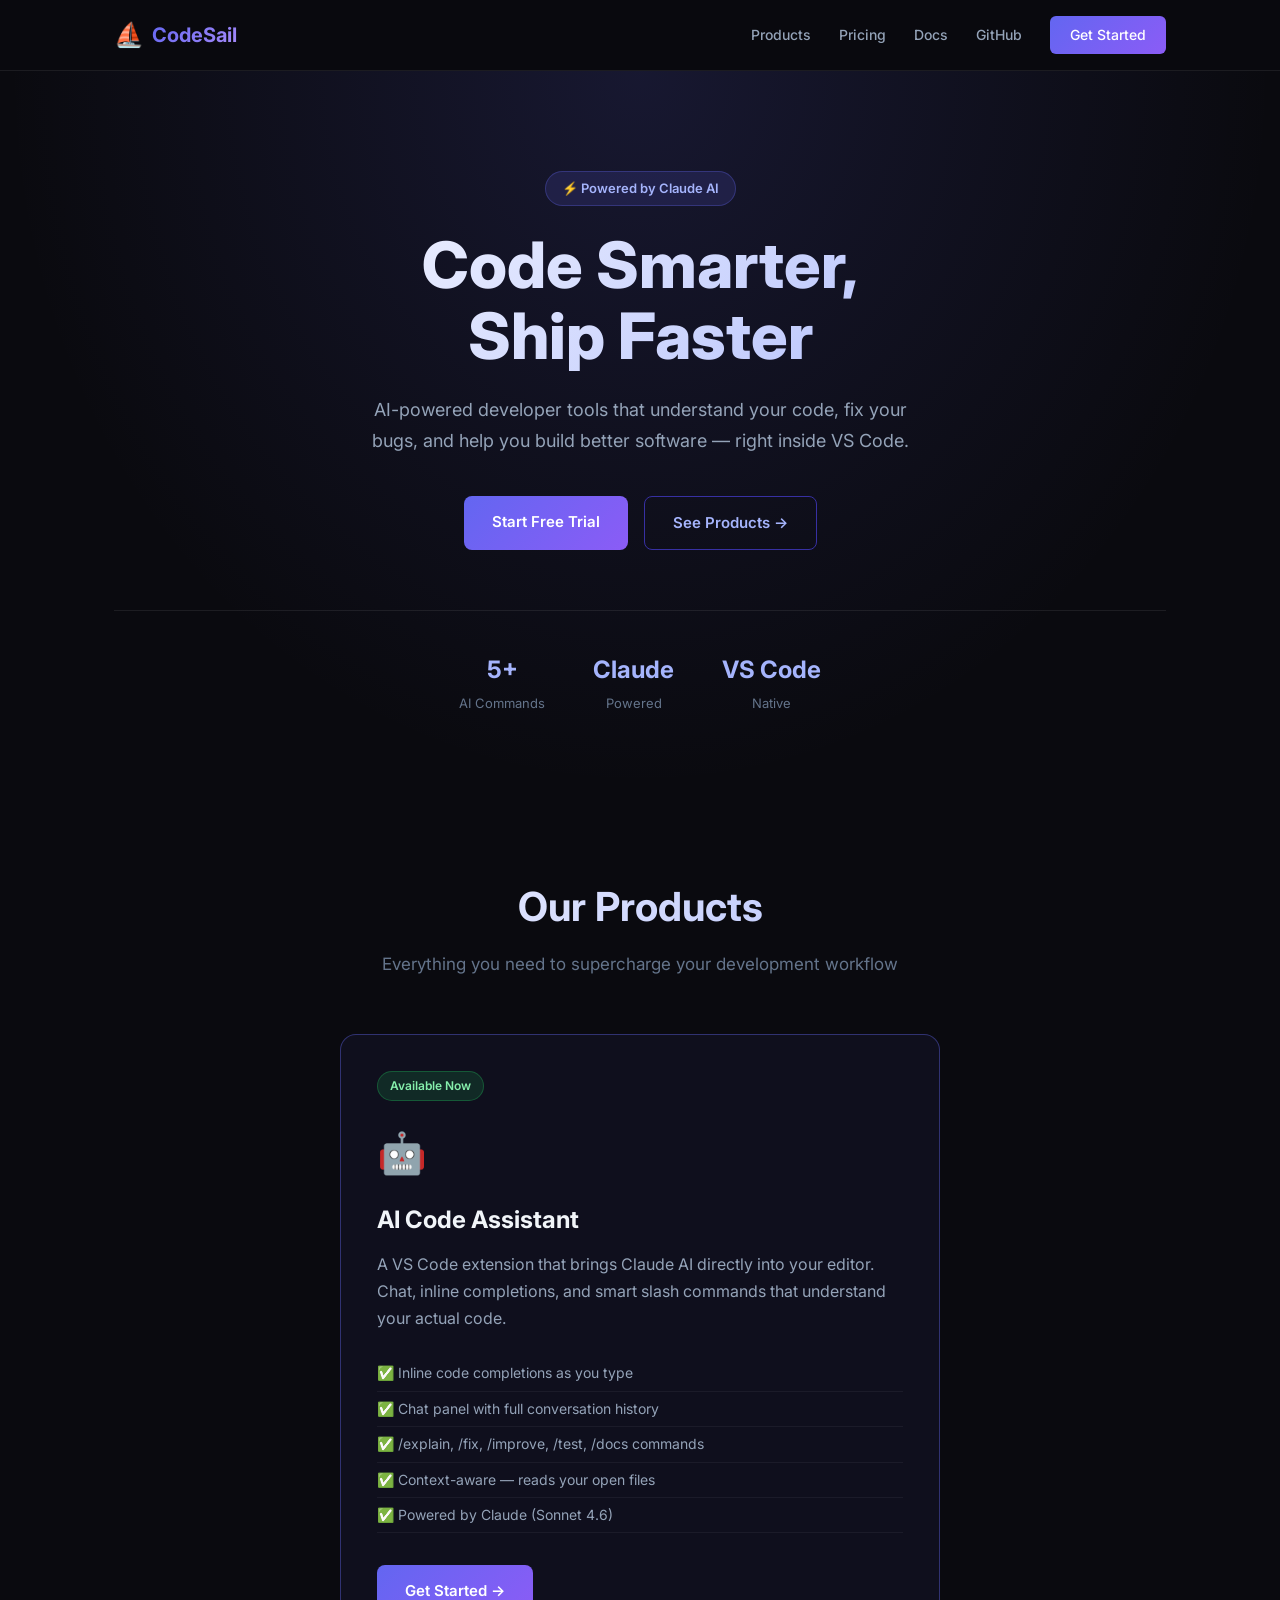
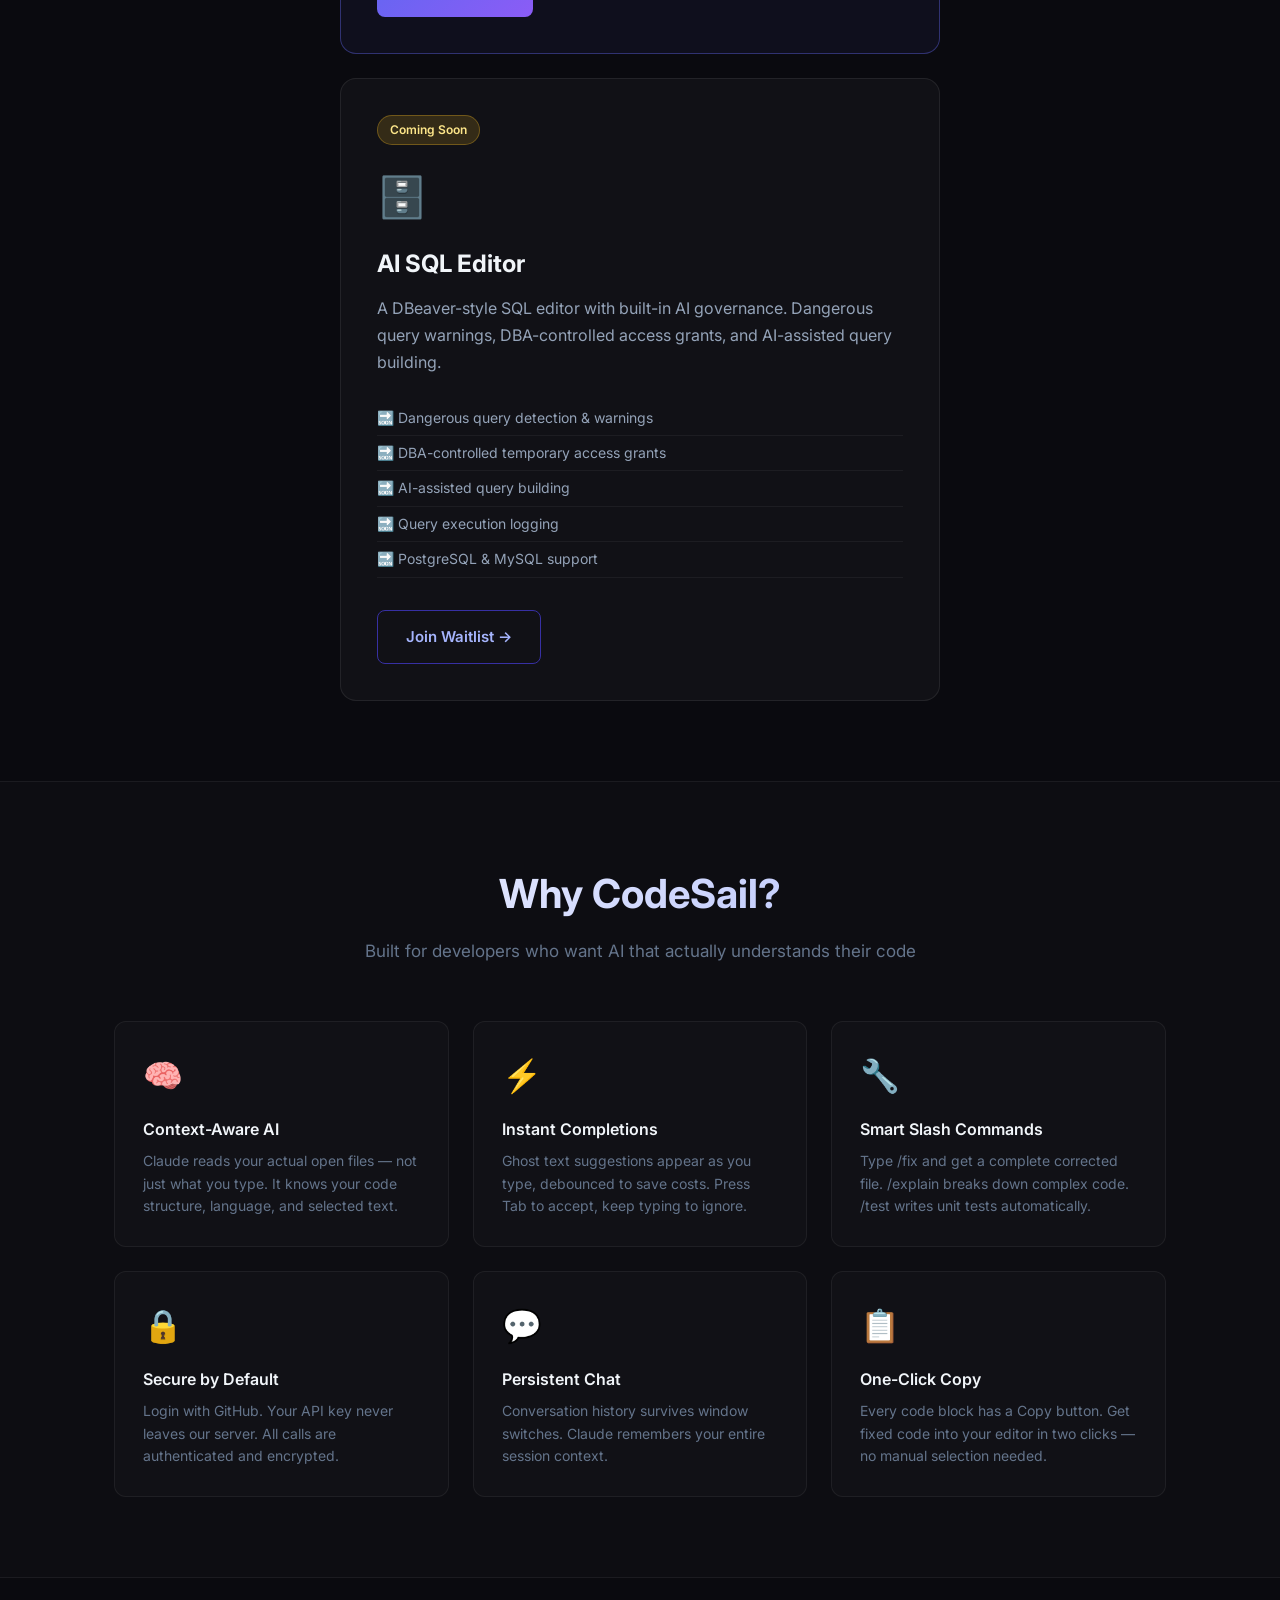
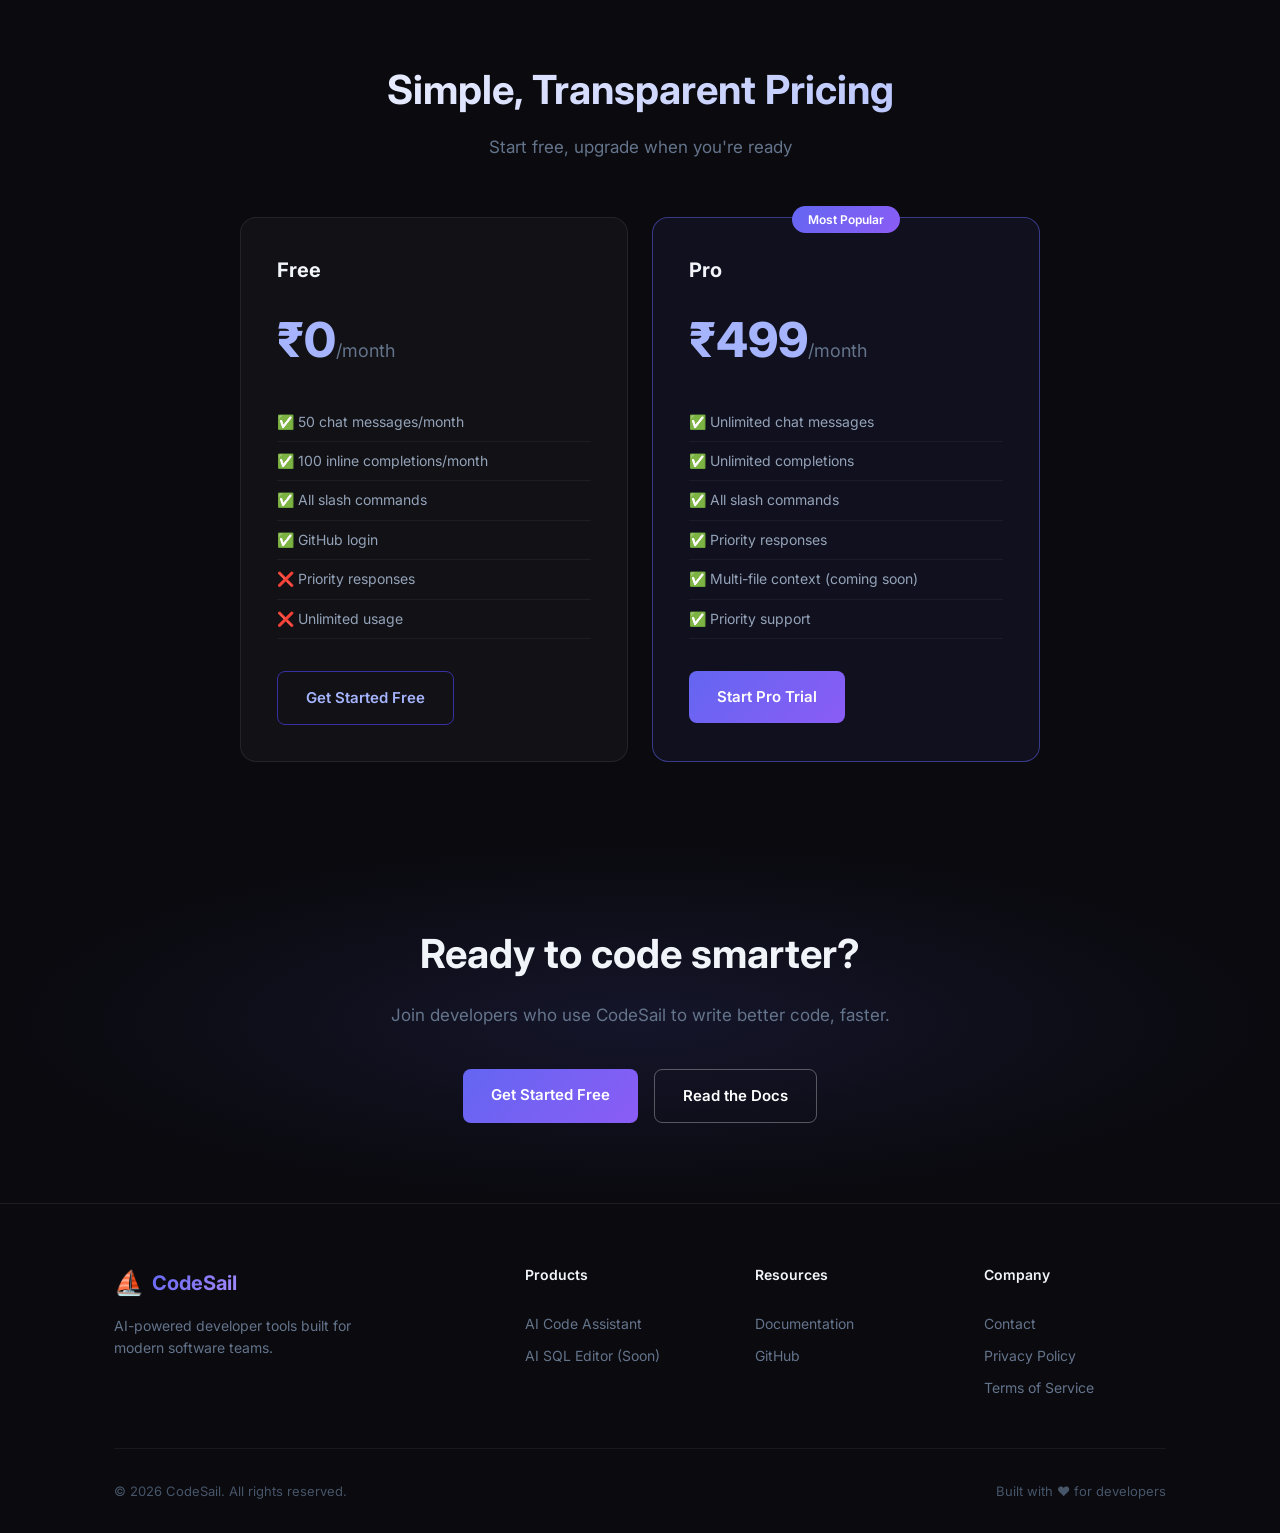
<file: Index.html>
<!DOCTYPE html>
<html lang="en">
<head>
    <meta charset="UTF-8">
    <meta name="viewport" content="width=device-width, initial-scale=1.0">
    <title>CodeSail — AI-Powered Developer Tools</title>
    <meta name="description" content="CodeSail builds AI-powered tools for developers. Start with our VS Code AI coding assistant powered by Claude.">
    <link rel="stylesheet" href="styles.css">
    <link href="https://fonts.googleapis.com/css2?family=Inter:wght@400;500;600;700;800&display=swap" rel="stylesheet">
</head>
<body>

    <!-- Navigation -->
    <nav class="navbar">
        <div class="container">
            <div class="nav-brand">
                <span class="logo">⛵</span>
                <span class="brand-name">CodeSail</span>
            </div>
            <div class="nav-links">
                <a href="#products">Products</a>
                <a href="#pricing">Pricing</a>
                <a href="docs.html">Docs</a>
                <a href="https://github.com/sailendrags-a11y/ai-code-assistant" target="_blank">GitHub</a>
                <a href="pricing.html" class="btn-nav">Get Started</a>
            </div>
        </div>
    </nav>

    <!-- Hero Section -->
    <section class="hero">
        <div class="container">
            <div class="hero-badge">⚡ Powered by Claude AI</div>
            <h1 class="hero-title">
                Code Smarter,<br>
                Ship Faster
            </h1>
            <p class="hero-subtitle">
                AI-powered developer tools that understand your code, fix your bugs, 
                and help you build better software — right inside VS Code.
            </p>
            <div class="hero-actions">
                <a href="pricing.html" class="btn-primary">Start Free Trial</a>
                <a href="#products" class="btn-secondary">See Products →</a>
            </div>
            <div class="hero-stats">
                <div class="stat">
                    <span class="stat-number">5+</span>
                    <span class="stat-label">AI Commands</span>
                </div>
                <div class="stat">
                    <span class="stat-number">Claude</span>
                    <span class="stat-label">Powered</span>
                </div>
                <div class="stat">
                    <span class="stat-number">VS Code</span>
                    <span class="stat-label">Native</span>
                </div>
            </div>
        </div>
    </section>

    <!-- Products Section -->
    <section class="products" id="products">
        <div class="container">
            <div class="section-header">
                <h2>Our Products</h2>
                <p>Everything you need to supercharge your development workflow</p>
            </div>
            <div class="products-grid">

                <!-- Product 1: AI Code Assistant -->
                <div class="product-card featured">
                    <div class="product-badge">Available Now</div>
                    <div class="product-icon">🤖</div>
                    <h3>AI Code Assistant</h3>
                    <p>A VS Code extension that brings Claude AI directly into your editor. Chat, inline completions, and smart slash commands that understand your actual code.</p>
                    <ul class="product-features">
                        <li>✅ Inline code completions as you type</li>
                        <li>✅ Chat panel with full conversation history</li>
                        <li>✅ /explain, /fix, /improve, /test, /docs commands</li>
                        <li>✅ Context-aware — reads your open files</li>
                        <li>✅ Powered by Claude (Sonnet 4.6)</li>
                    </ul>
                    <a href="pricing.html" class="btn-primary">Get Started →</a>
                </div>

                <!-- Product 2: SQL Editor (Coming Soon) -->
                <div class="product-card coming-soon">
                    <div class="product-badge soon">Coming Soon</div>
                    <div class="product-icon">🗄️</div>
                    <h3>AI SQL Editor</h3>
                    <p>A DBeaver-style SQL editor with built-in AI governance. Dangerous query warnings, DBA-controlled access grants, and AI-assisted query building.</p>
                    <ul class="product-features">
                        <li>🔜 Dangerous query detection & warnings</li>
                        <li>🔜 DBA-controlled temporary access grants</li>
                        <li>🔜 AI-assisted query building</li>
                        <li>🔜 Query execution logging</li>
                        <li>🔜 PostgreSQL & MySQL support</li>
                    </ul>
                    <a href="#" class="btn-secondary">Join Waitlist →</a>
                </div>

            </div>
        </div>
    </section>

    <!-- Features Section -->
    <section class="features" id="features">
        <div class="container">
            <div class="section-header">
                <h2>Why CodeSail?</h2>
                <p>Built for developers who want AI that actually understands their code</p>
            </div>
            <div class="features-grid">
                <div class="feature-card">
                    <div class="feature-icon">🧠</div>
                    <h4>Context-Aware AI</h4>
                    <p>Claude reads your actual open files — not just what you type. It knows your code structure, language, and selected text.</p>
                </div>
                <div class="feature-card">
                    <div class="feature-icon">⚡</div>
                    <h4>Instant Completions</h4>
                    <p>Ghost text suggestions appear as you type, debounced to save costs. Press Tab to accept, keep typing to ignore.</p>
                </div>
                <div class="feature-card">
                    <div class="feature-icon">🔧</div>
                    <h4>Smart Slash Commands</h4>
                    <p>Type /fix and get a complete corrected file. /explain breaks down complex code. /test writes unit tests automatically.</p>
                </div>
                <div class="feature-card">
                    <div class="feature-icon">🔒</div>
                    <h4>Secure by Default</h4>
                    <p>Login with GitHub. Your API key never leaves our server. All calls are authenticated and encrypted.</p>
                </div>
                <div class="feature-card">
                    <div class="feature-icon">💬</div>
                    <h4>Persistent Chat</h4>
                    <p>Conversation history survives window switches. Claude remembers your entire session context.</p>
                </div>
                <div class="feature-card">
                    <div class="feature-icon">📋</div>
                    <h4>One-Click Copy</h4>
                    <p>Every code block has a Copy button. Get fixed code into your editor in two clicks — no manual selection needed.</p>
                </div>
            </div>
        </div>
    </section>

    <!-- Pricing Preview -->
    <section class="pricing-preview" id="pricing">
        <div class="container">
            <div class="section-header">
                <h2>Simple, Transparent Pricing</h2>
                <p>Start free, upgrade when you're ready</p>
            </div>
            <div class="pricing-grid">
                <div class="pricing-card">
                    <h3>Free</h3>
                    <div class="price">₹0<span>/month</span></div>
                    <ul>
                        <li>✅ 50 chat messages/month</li>
                        <li>✅ 100 inline completions/month</li>
                        <li>✅ All slash commands</li>
                        <li>✅ GitHub login</li>
                        <li>❌ Priority responses</li>
                        <li>❌ Unlimited usage</li>
                    </ul>
                    <a href="pricing.html" class="btn-secondary">Get Started Free</a>
                </div>
                <div class="pricing-card featured">
                    <div class="popular-badge">Most Popular</div>
                    <h3>Pro</h3>
                    <div class="price">₹499<span>/month</span></div>
                    <ul>
                        <li>✅ Unlimited chat messages</li>
                        <li>✅ Unlimited completions</li>
                        <li>✅ All slash commands</li>
                        <li>✅ Priority responses</li>
                        <li>✅ Multi-file context (coming soon)</li>
                        <li>✅ Priority support</li>
                    </ul>
                    <a href="pricing.html" class="btn-primary">Start Pro Trial</a>
                </div>
            </div>
        </div>
    </section>

    <!-- CTA Section -->
    <section class="cta">
        <div class="container">
            <h2>Ready to code smarter?</h2>
            <p>Join developers who use CodeSail to write better code, faster.</p>
            <div class="cta-actions">
                <a href="pricing.html" class="btn-primary">Get Started Free</a>
                <a href="docs.html" class="btn-secondary-light">Read the Docs</a>
            </div>
        </div>
    </section>

    <!-- Footer -->
    <footer class="footer">
        <div class="container">
            <div class="footer-grid">
                <div class="footer-brand">
                    <div class="nav-brand">
                        <span class="logo">⛵</span>
                        <span class="brand-name">CodeSail</span>
                    </div>
                    <p>AI-powered developer tools built for modern software teams.</p>
                </div>
                <div class="footer-links">
                    <h4>Products</h4>
                    <a href="pricing.html">AI Code Assistant</a>
                    <a href="#">AI SQL Editor (Soon)</a>
                </div>
                <div class="footer-links">
                    <h4>Resources</h4>
                    <a href="docs.html">Documentation</a>
                    <a href="https://github.com/sailendrags-a11y/ai-code-assistant">GitHub</a>
                </div>
                <div class="footer-links">
                    <h4>Company</h4>
                    <a href="mailto:hello@codesail.in">Contact</a>
                    <a href="#">Privacy Policy</a>
                    <a href="#">Terms of Service</a>
                </div>
            </div>
            <div class="footer-bottom">
                <p>© 2026 CodeSail. All rights reserved.</p>
                <p>Built with ❤️ for developers</p>
            </div>
        </div>
    </footer>

</body>
</html>
</file>
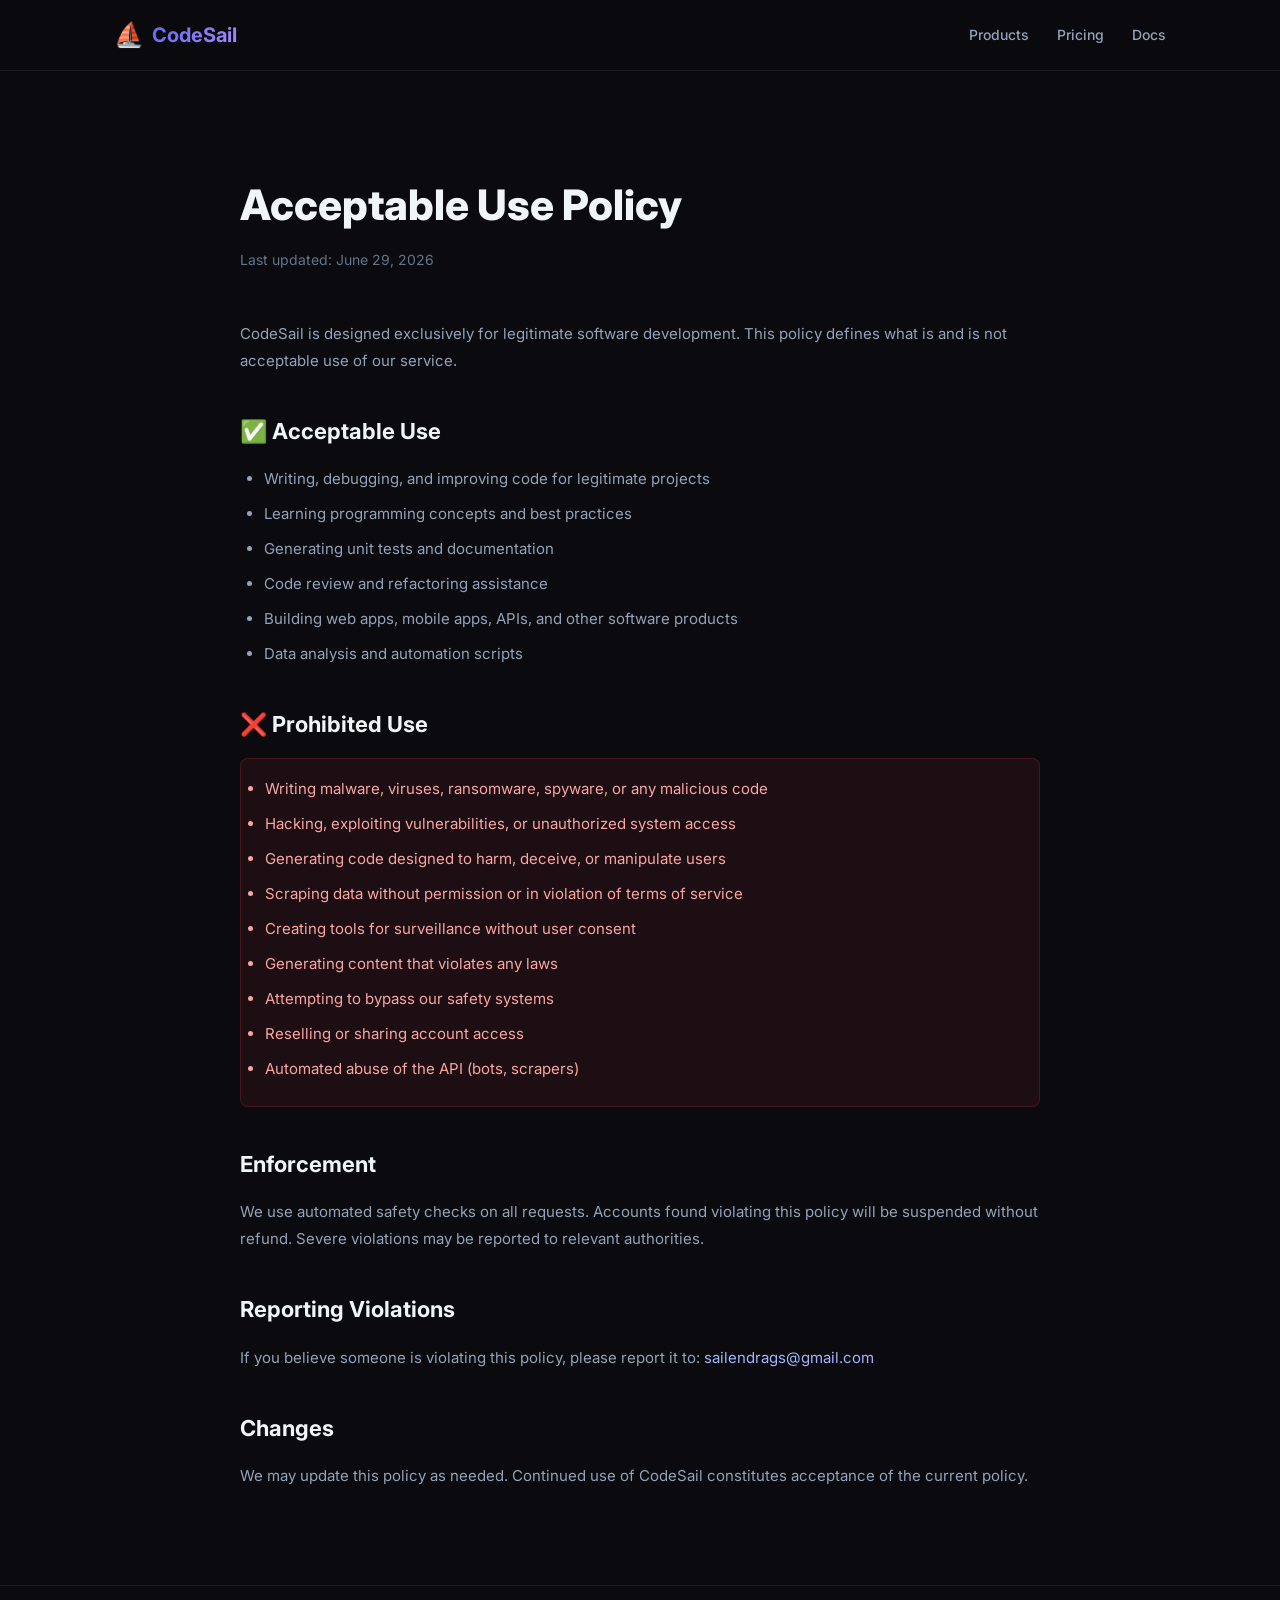
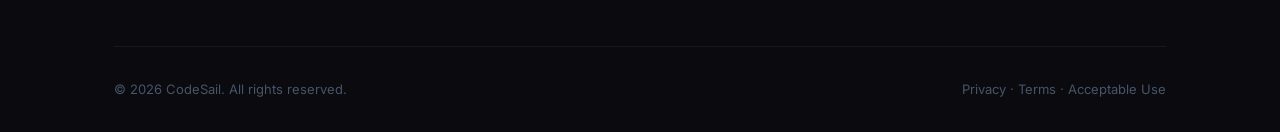
<file: aup.html>
<!DOCTYPE html>
<html lang="en">
<head>
    <meta charset="UTF-8">
    <meta name="viewport" content="width=device-width, initial-scale=1.0">
    <title>Acceptable Use Policy — CodeSail</title>
    <link rel="stylesheet" href="styles.css">
    <link href="https://fonts.googleapis.com/css2?family=Inter:wght@400;500;600;700;800&display=swap" rel="stylesheet">
    <style>
        .legal-page { padding: 100px 0 80px; max-width: 800px; margin: 0 auto; }
        .legal-page h1 { font-size: 42px; font-weight: 800; color: #f1f5f9; margin-bottom: 8px; }
        .legal-page .updated { color: #64748b; font-size: 14px; margin-bottom: 48px; }
        .legal-page h2 { font-size: 22px; font-weight: 700; color: #f1f5f9; margin: 40px 0 16px; }
        .legal-page p { color: #94a3b8; font-size: 15px; line-height: 1.8; margin-bottom: 16px; }
        .legal-page ul { color: #94a3b8; font-size: 15px; line-height: 1.8; margin-bottom: 16px; padding-left: 24px; }
        .legal-page ul li { margin-bottom: 8px; }
        .legal-page a { color: #a5b4fc; }
        .not-allowed { background: rgba(239,68,68,0.08); border: 1px solid rgba(239,68,68,0.2); border-radius: 8px; padding: 16px 24px; margin-bottom: 16px; }
        .not-allowed li { color: #fca5a5; }
    </style>
</head>
<body>
    <nav class="navbar">
        <div class="container">
            <div class="nav-brand">
                <a href="index.html" style="display:flex;align-items:center;gap:8px;">
                    <span class="logo">⛵</span>
                    <span class="brand-name">CodeSail</span>
                </a>
            </div>
            <div class="nav-links">
                <a href="index.html#products">Products</a>
                <a href="pricing.html">Pricing</a>
                <a href="docs.html">Docs</a>
            </div>
        </div>
    </nav>

    <div class="container">
        <div class="legal-page">
            <h1>Acceptable Use Policy</h1>
            <p class="updated">Last updated: June 29, 2026</p>

            <p>CodeSail is designed exclusively for legitimate software development. This policy defines what is and is not acceptable use of our service.</p>

            <h2>✅ Acceptable Use</h2>
            <ul>
                <li>Writing, debugging, and improving code for legitimate projects</li>
                <li>Learning programming concepts and best practices</li>
                <li>Generating unit tests and documentation</li>
                <li>Code review and refactoring assistance</li>
                <li>Building web apps, mobile apps, APIs, and other software products</li>
                <li>Data analysis and automation scripts</li>
            </ul>

            <h2>❌ Prohibited Use</h2>
            <ul class="not-allowed">
                <li>Writing malware, viruses, ransomware, spyware, or any malicious code</li>
                <li>Hacking, exploiting vulnerabilities, or unauthorized system access</li>
                <li>Generating code designed to harm, deceive, or manipulate users</li>
                <li>Scraping data without permission or in violation of terms of service</li>
                <li>Creating tools for surveillance without user consent</li>
                <li>Generating content that violates any laws</li>
                <li>Attempting to bypass our safety systems</li>
                <li>Reselling or sharing account access</li>
                <li>Automated abuse of the API (bots, scrapers)</li>
            </ul>

            <h2>Enforcement</h2>
            <p>We use automated safety checks on all requests. Accounts found violating this policy will be suspended without refund. Severe violations may be reported to relevant authorities.</p>

            <h2>Reporting Violations</h2>
            <p>If you believe someone is violating this policy, please report it to: <a href="mailto:sailendrags@gmail.com">sailendrags@gmail.com</a></p>

            <h2>Changes</h2>
            <p>We may update this policy as needed. Continued use of CodeSail constitutes acceptance of the current policy.</p>
        </div>
    </div>

    <footer class="footer">
        <div class="container">
            <div class="footer-bottom">
                <p>© 2026 CodeSail. All rights reserved.</p>
                <p><a href="privacy.html">Privacy</a> · <a href="terms.html">Terms</a> · <a href="aup.html">Acceptable Use</a></p>
            </div>
        </div>
    </footer>
</body>
</html>
</file>
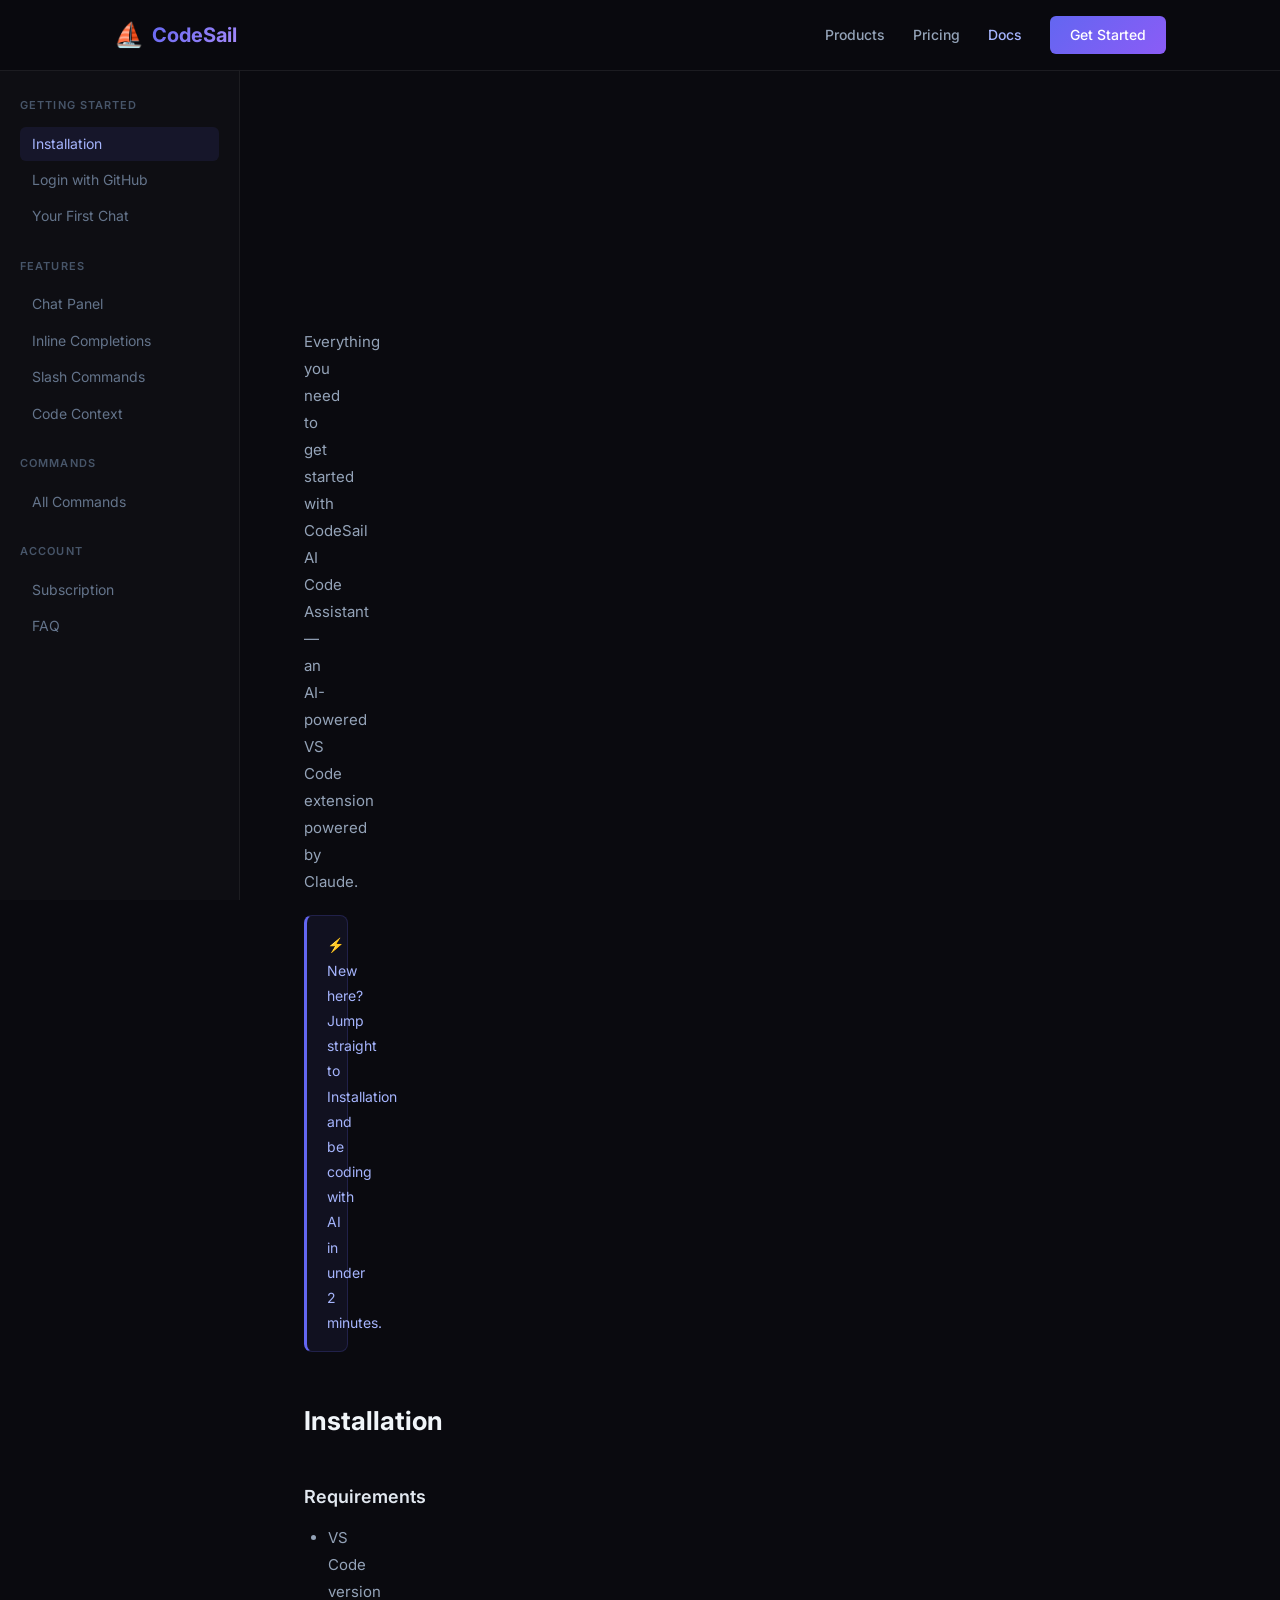
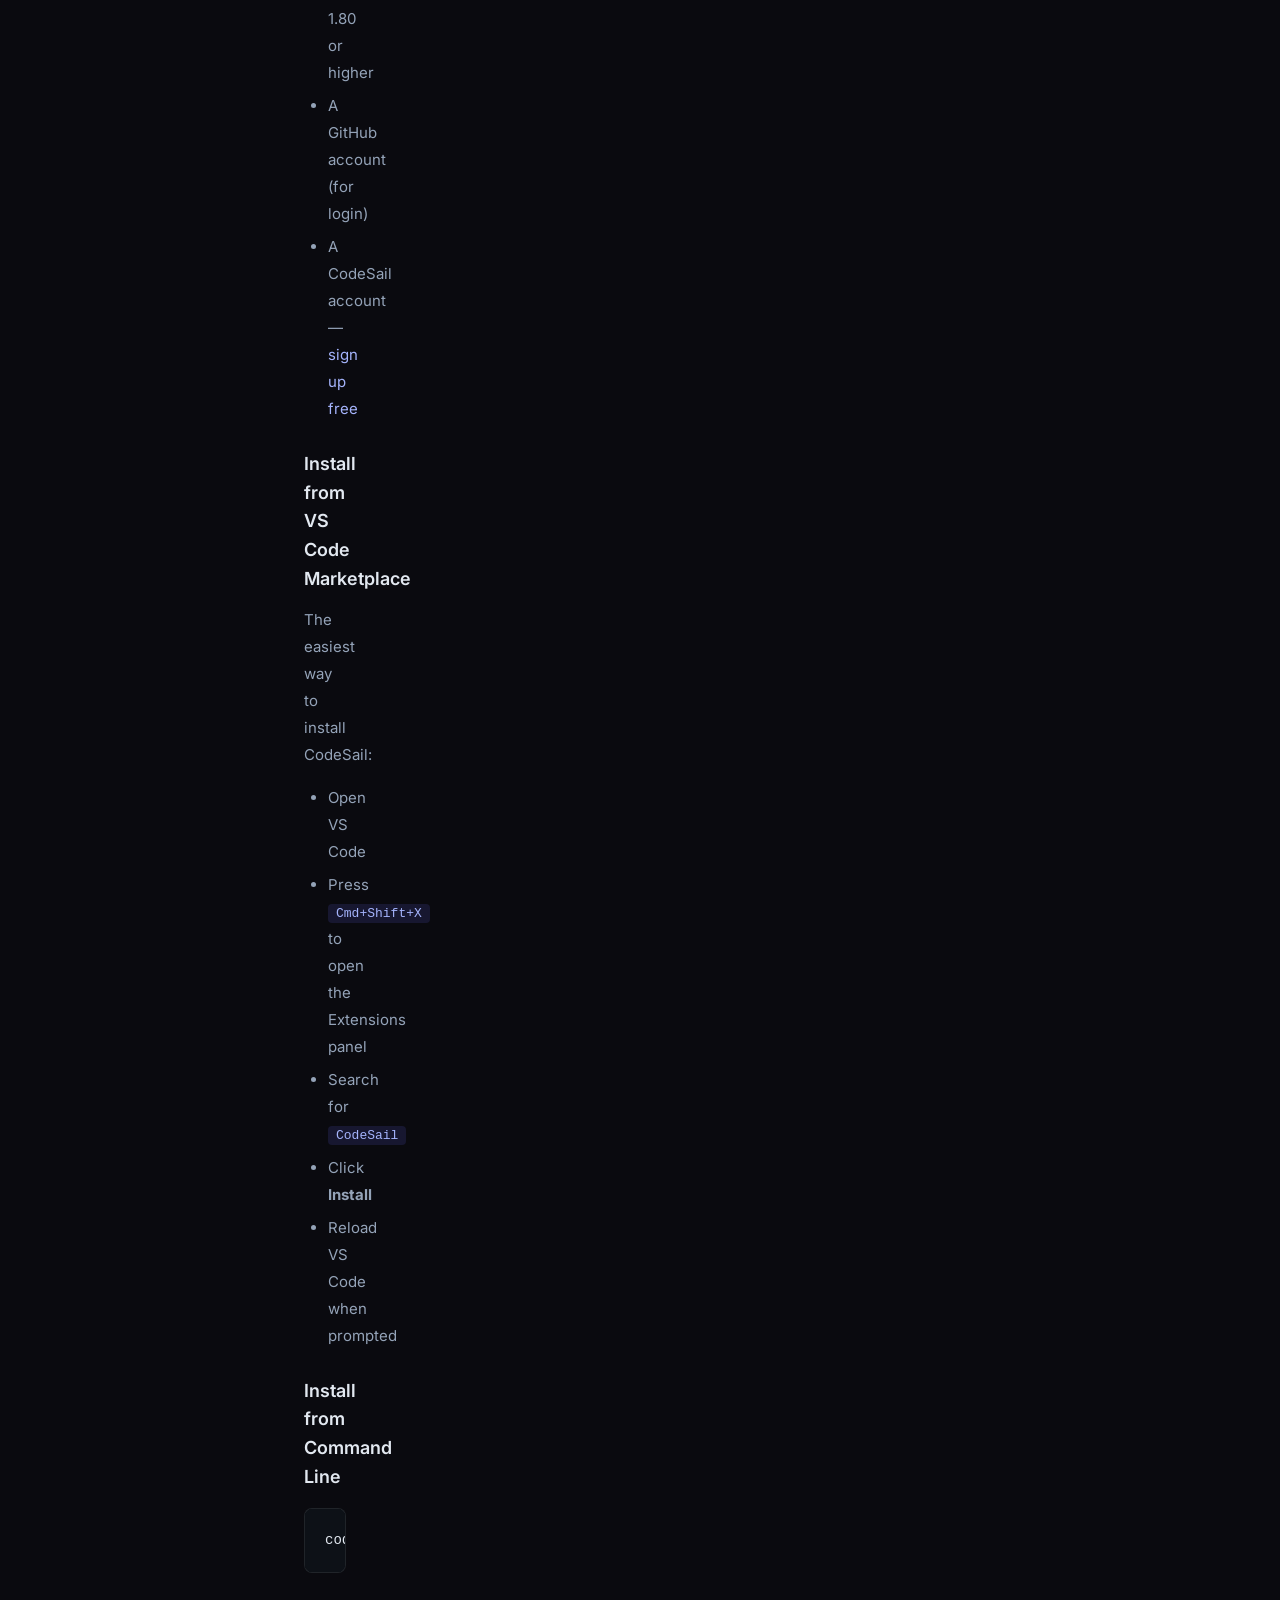
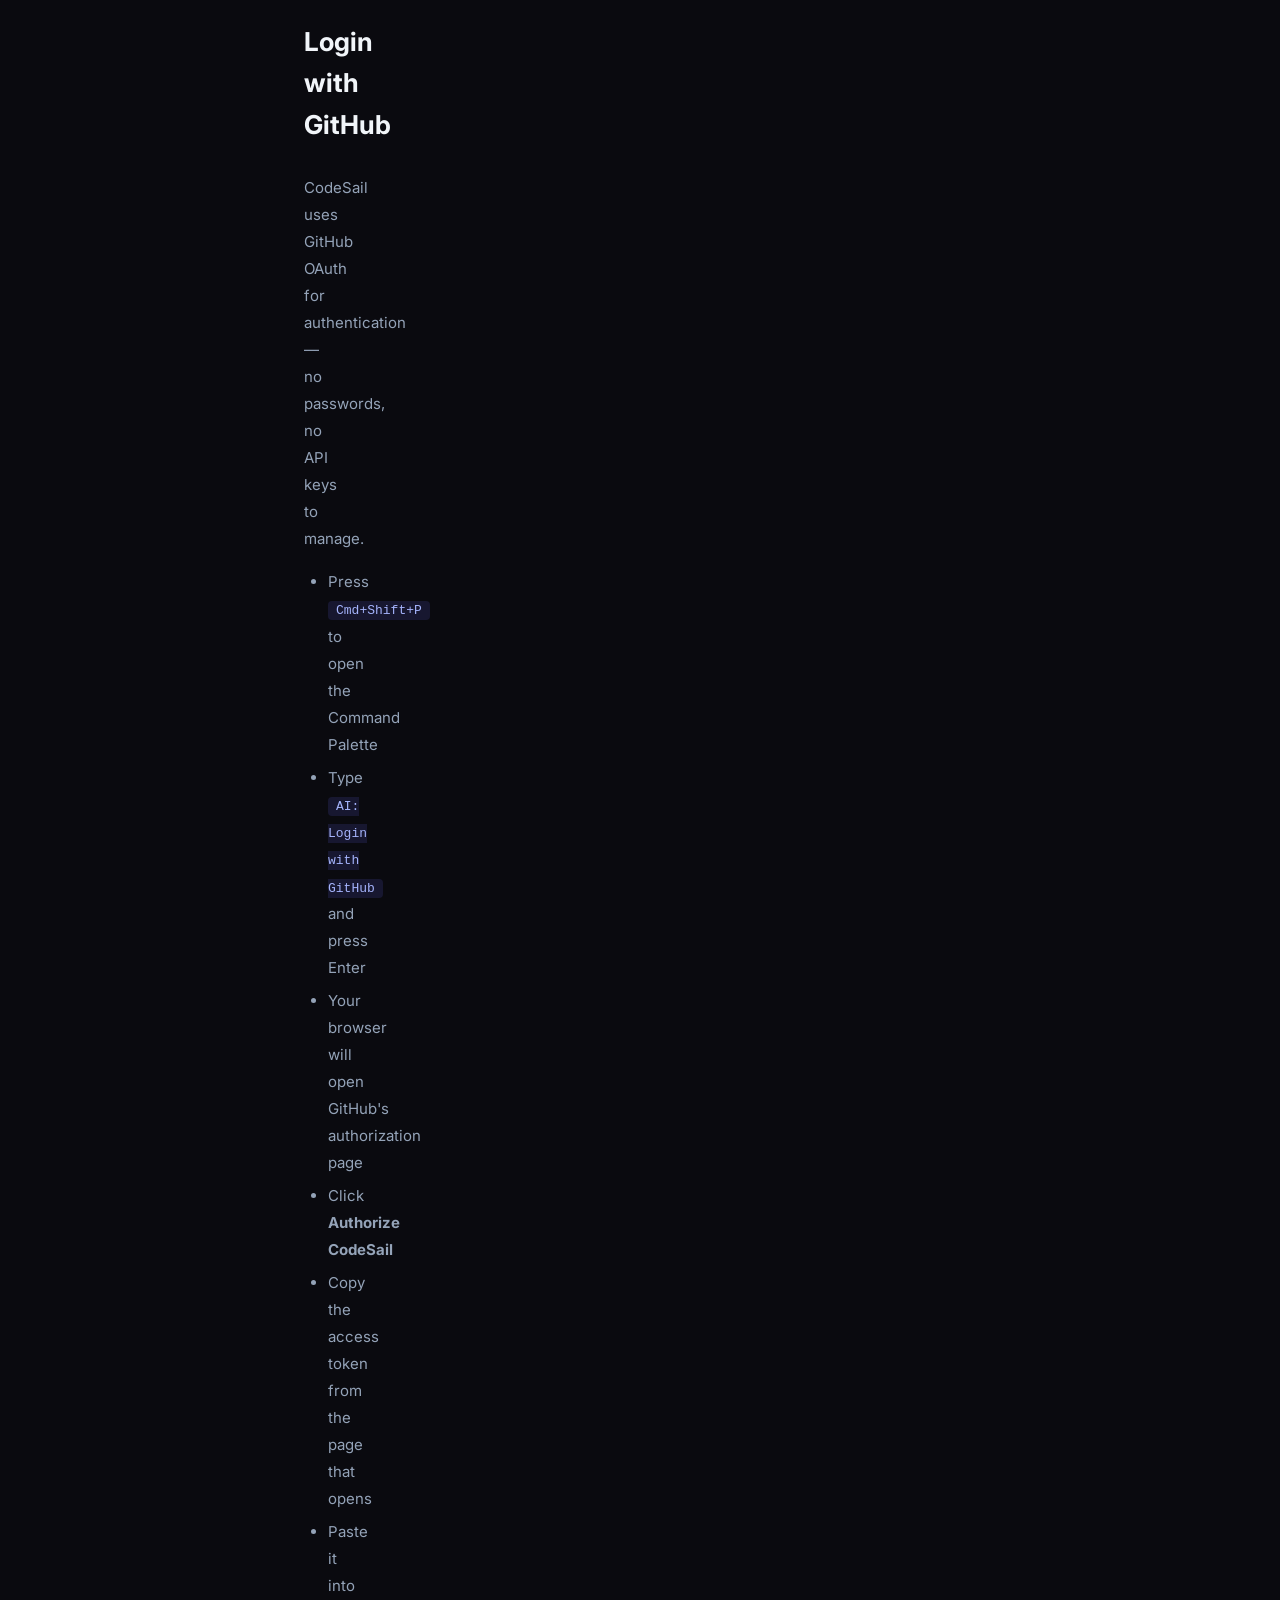
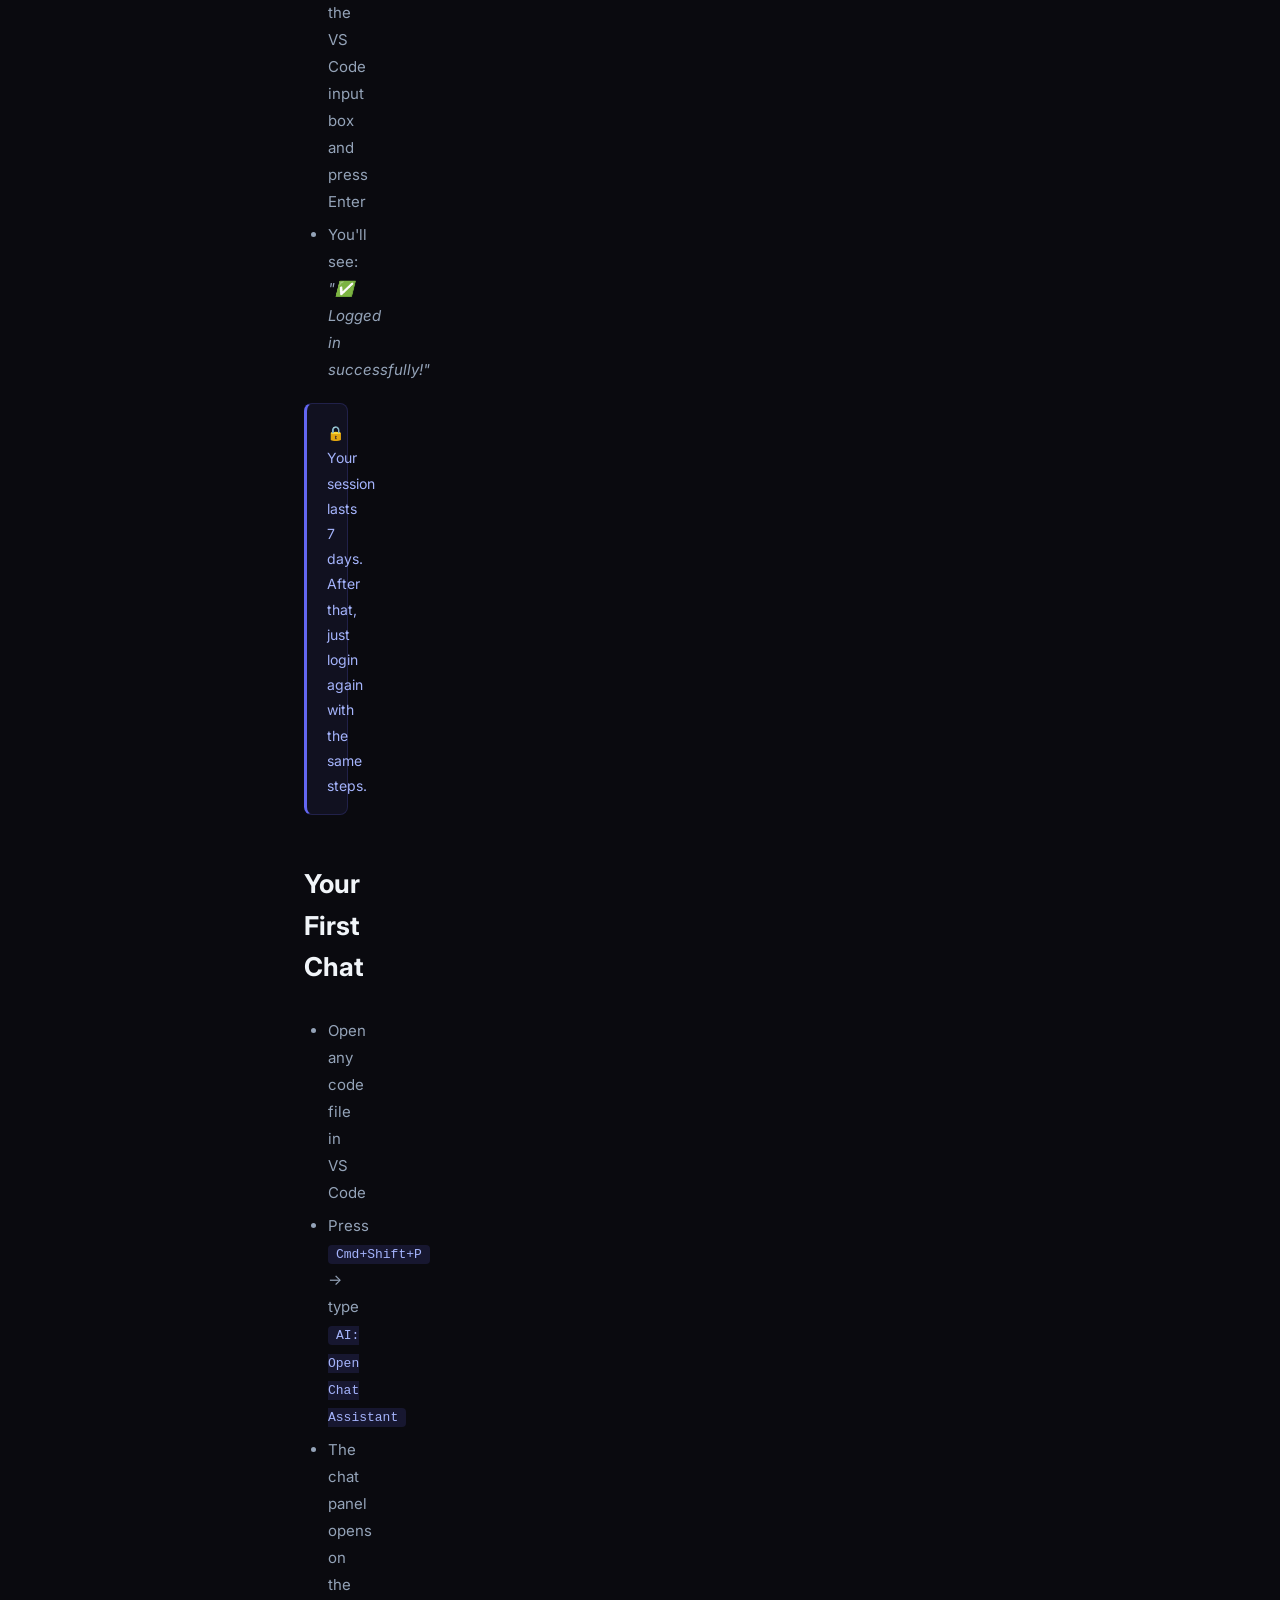
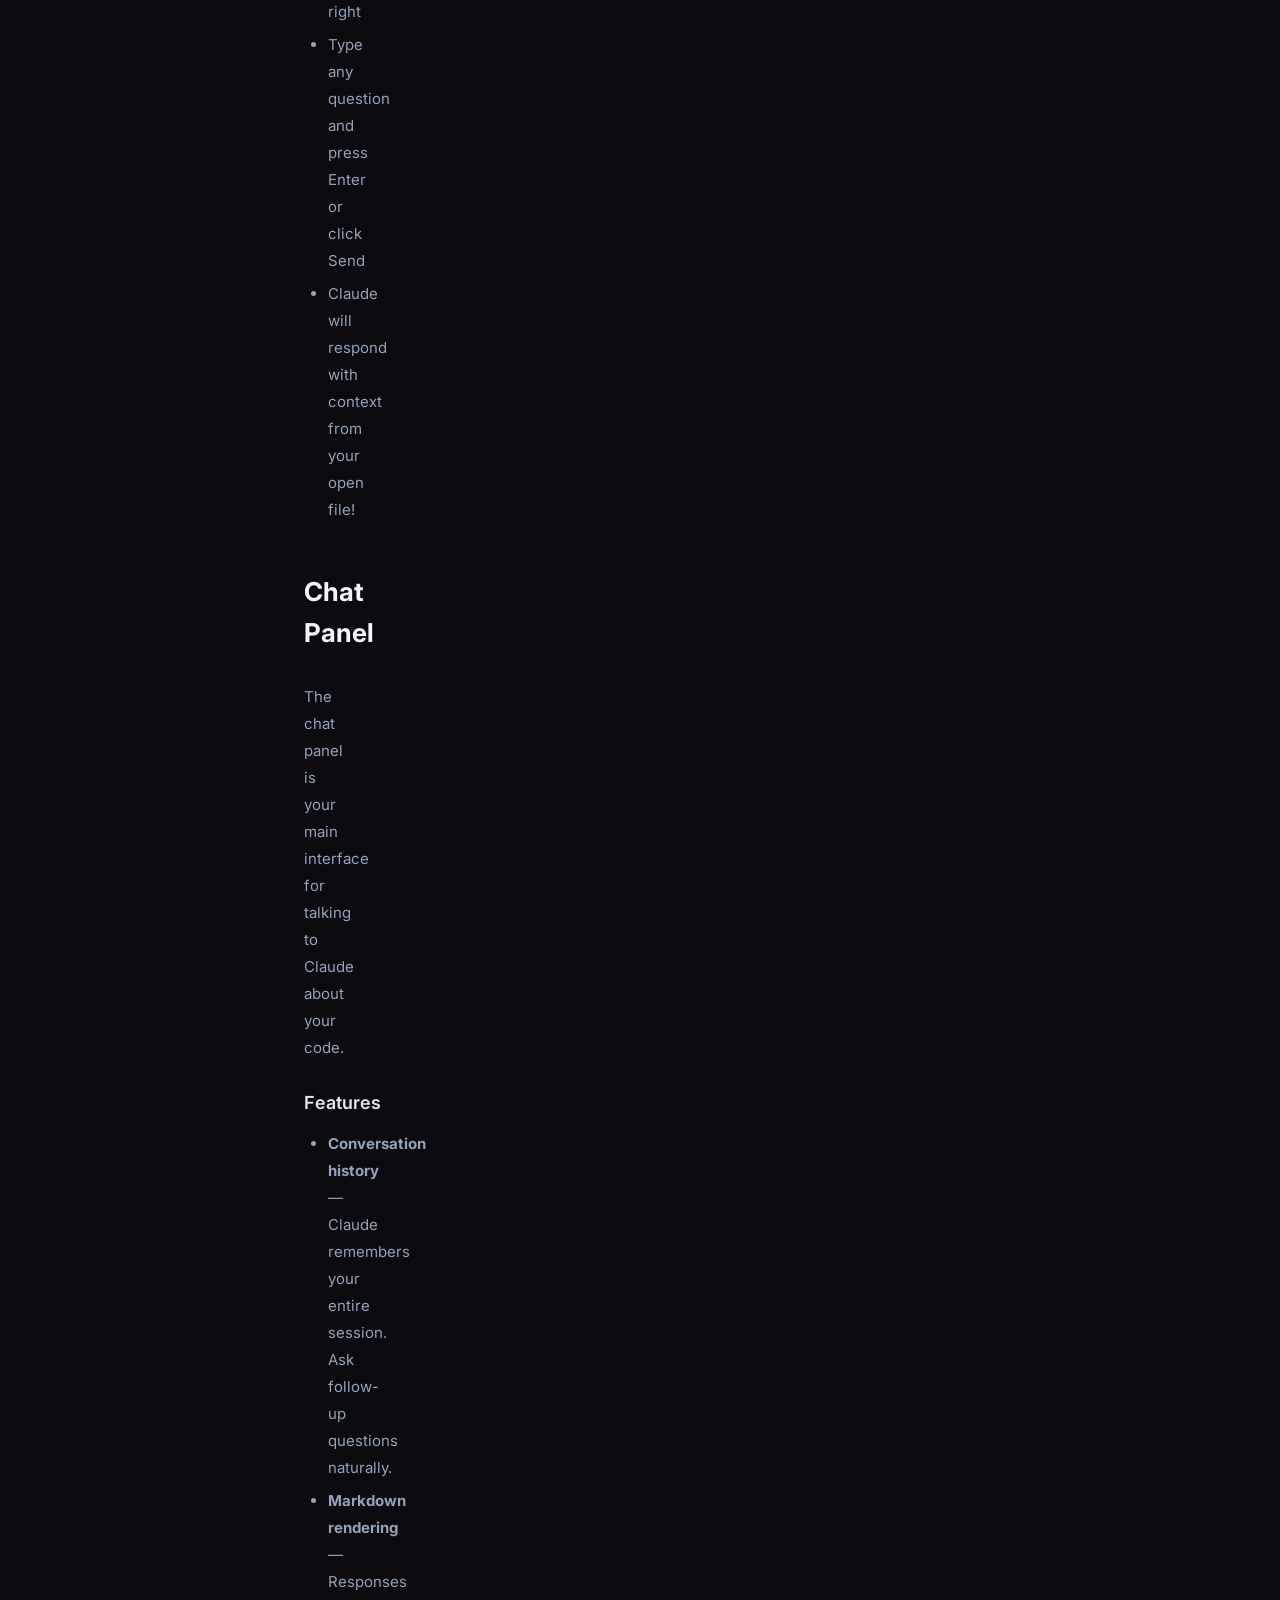
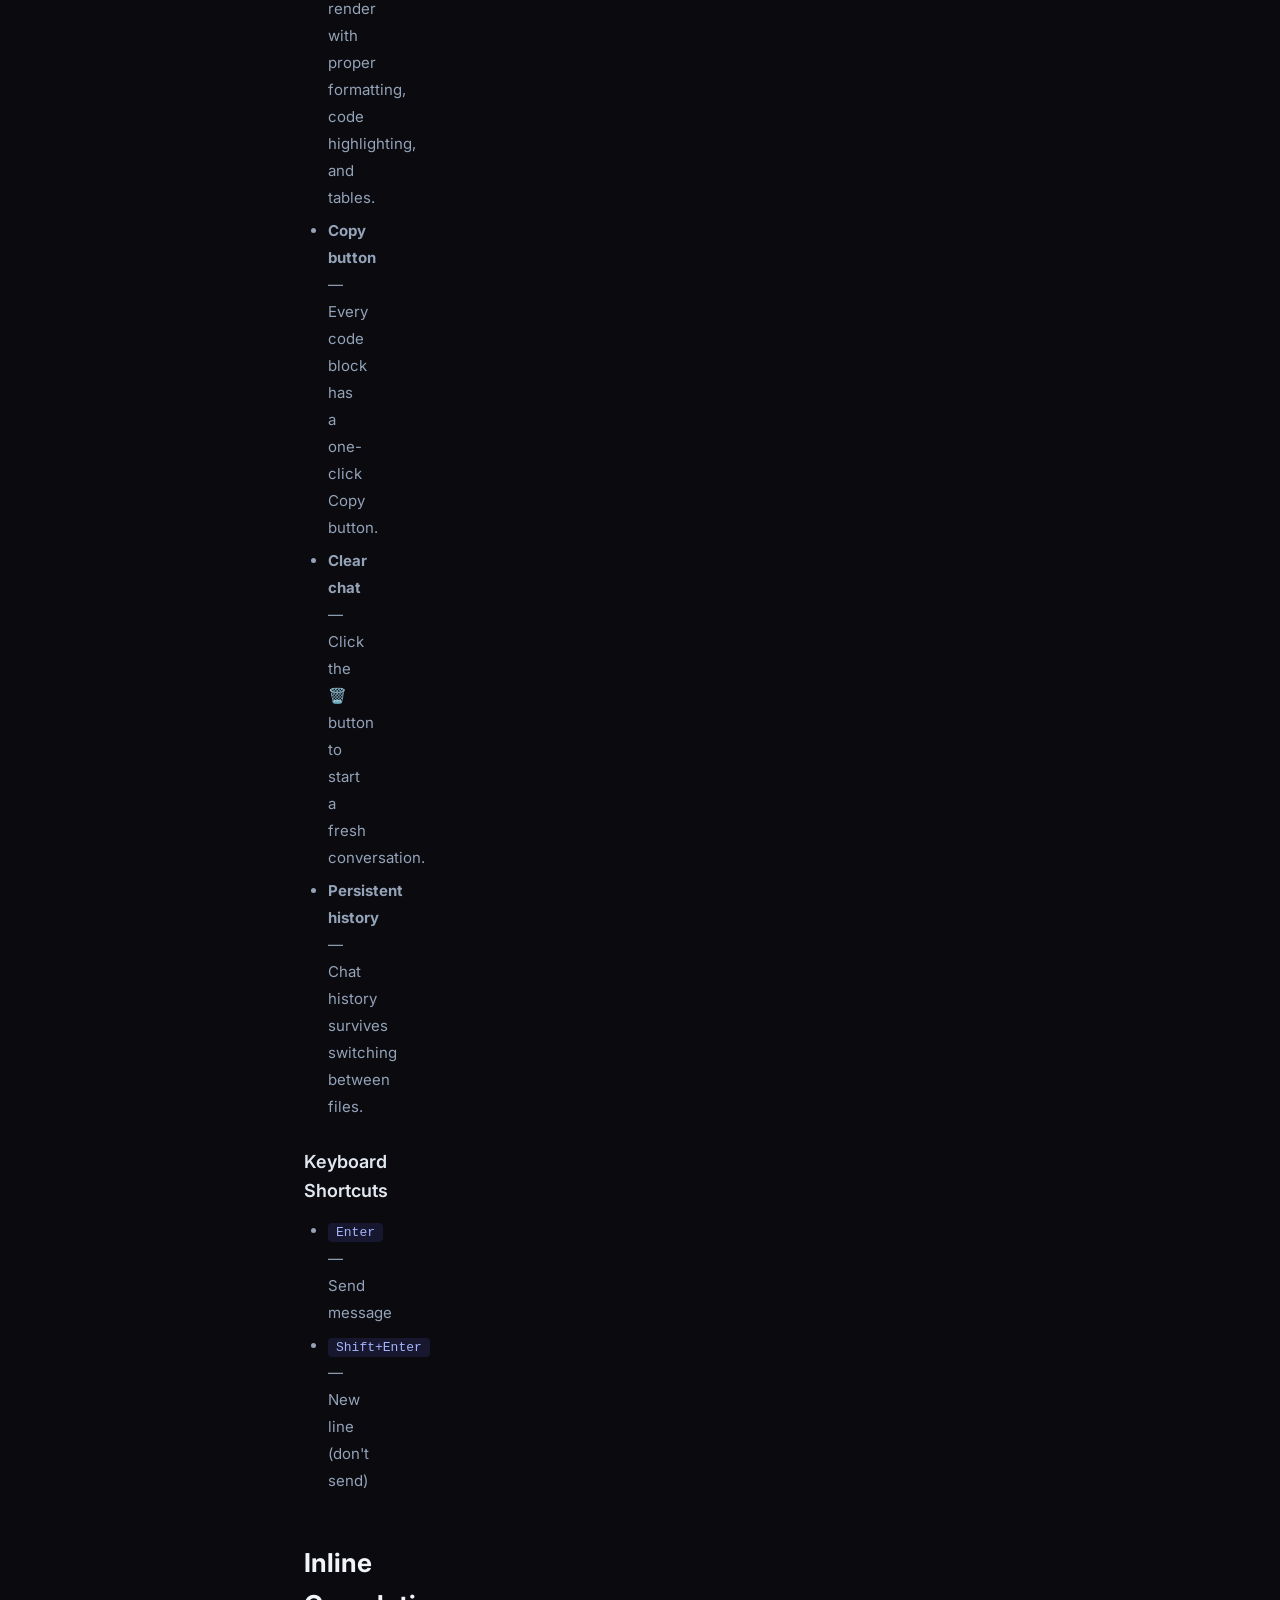
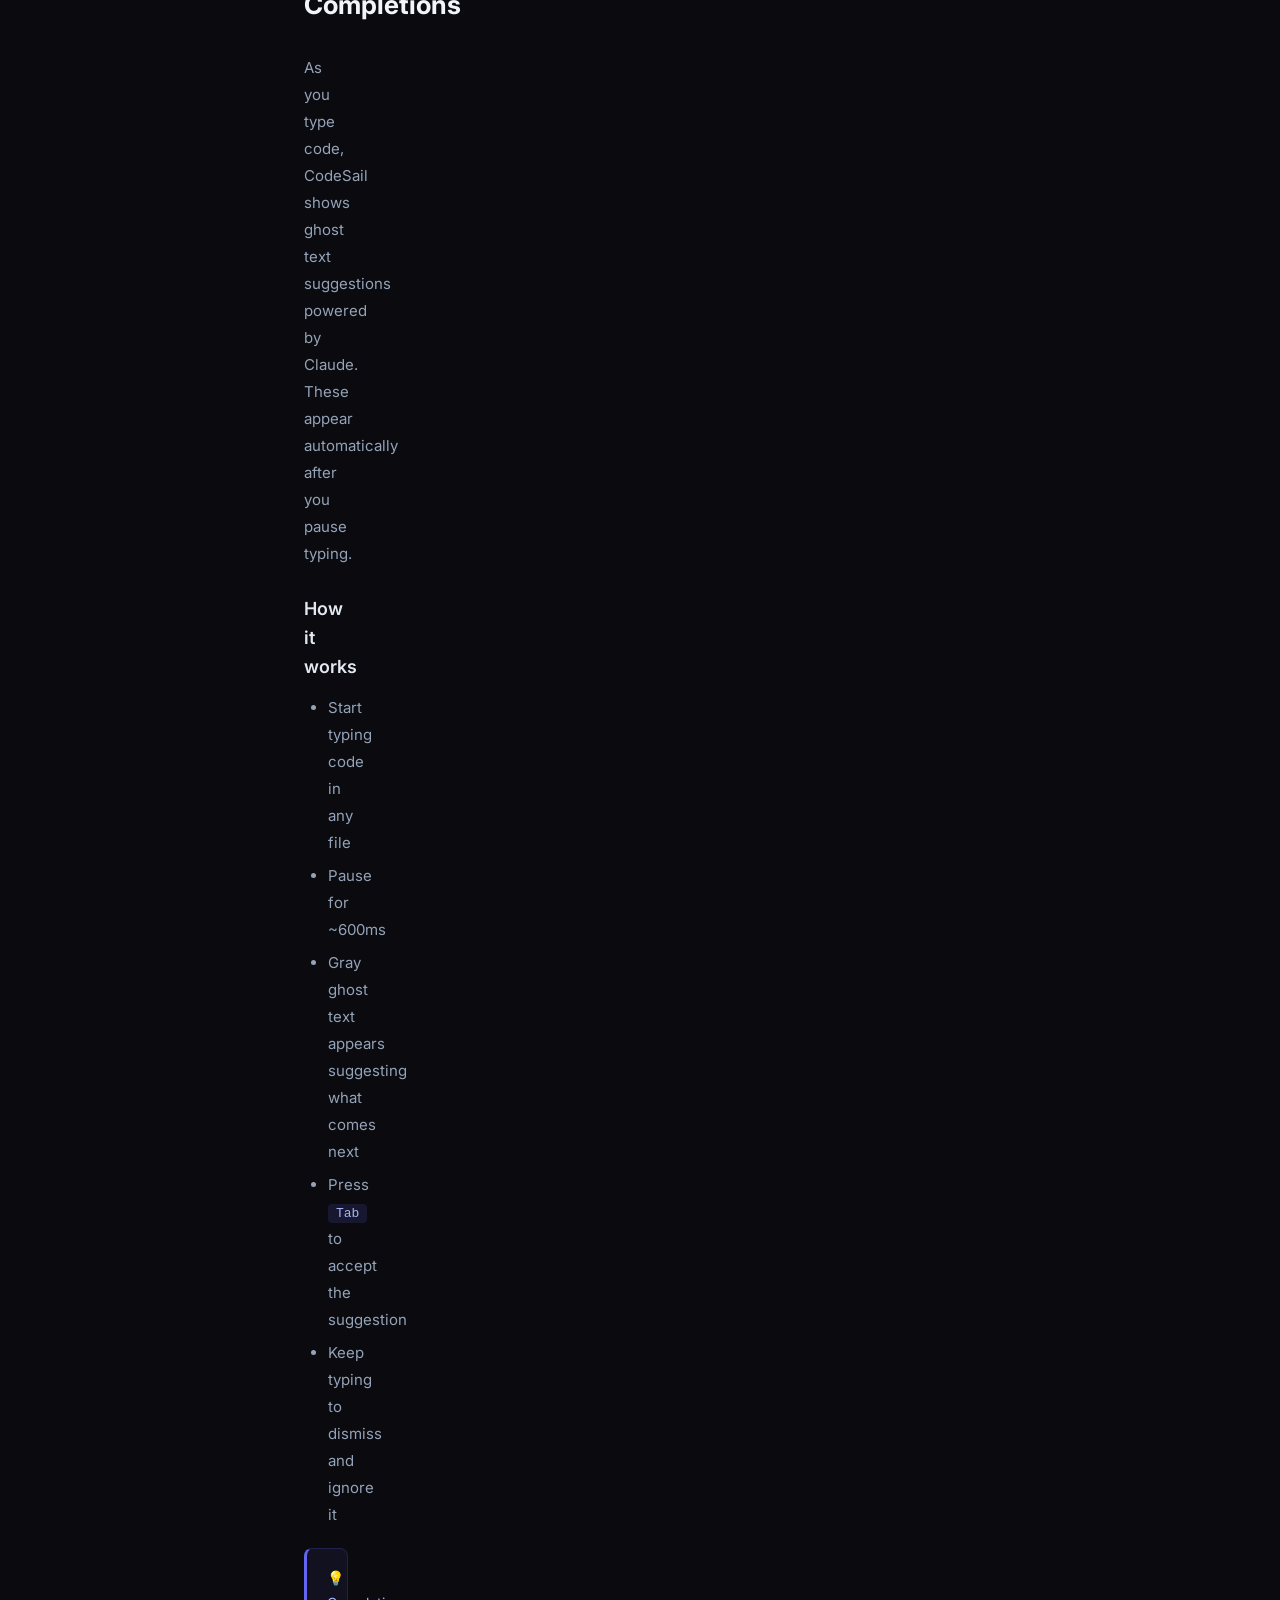
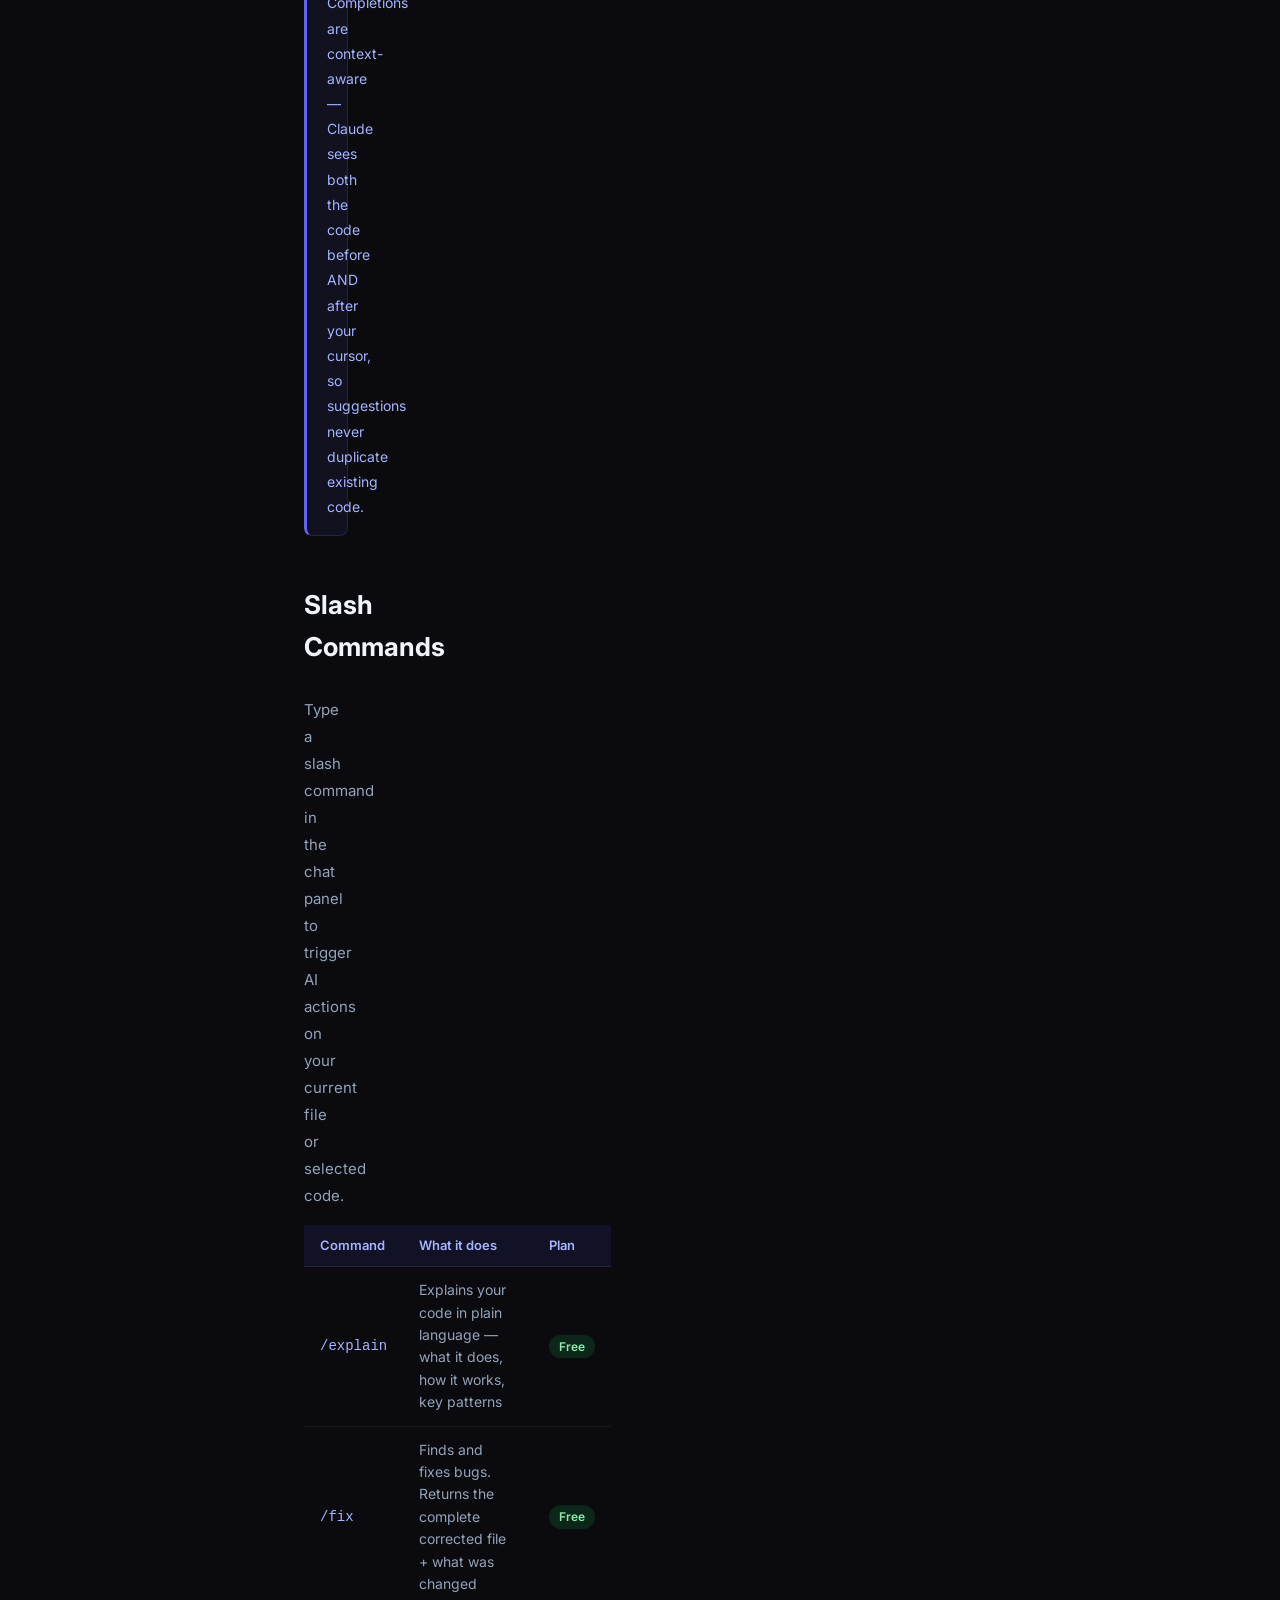
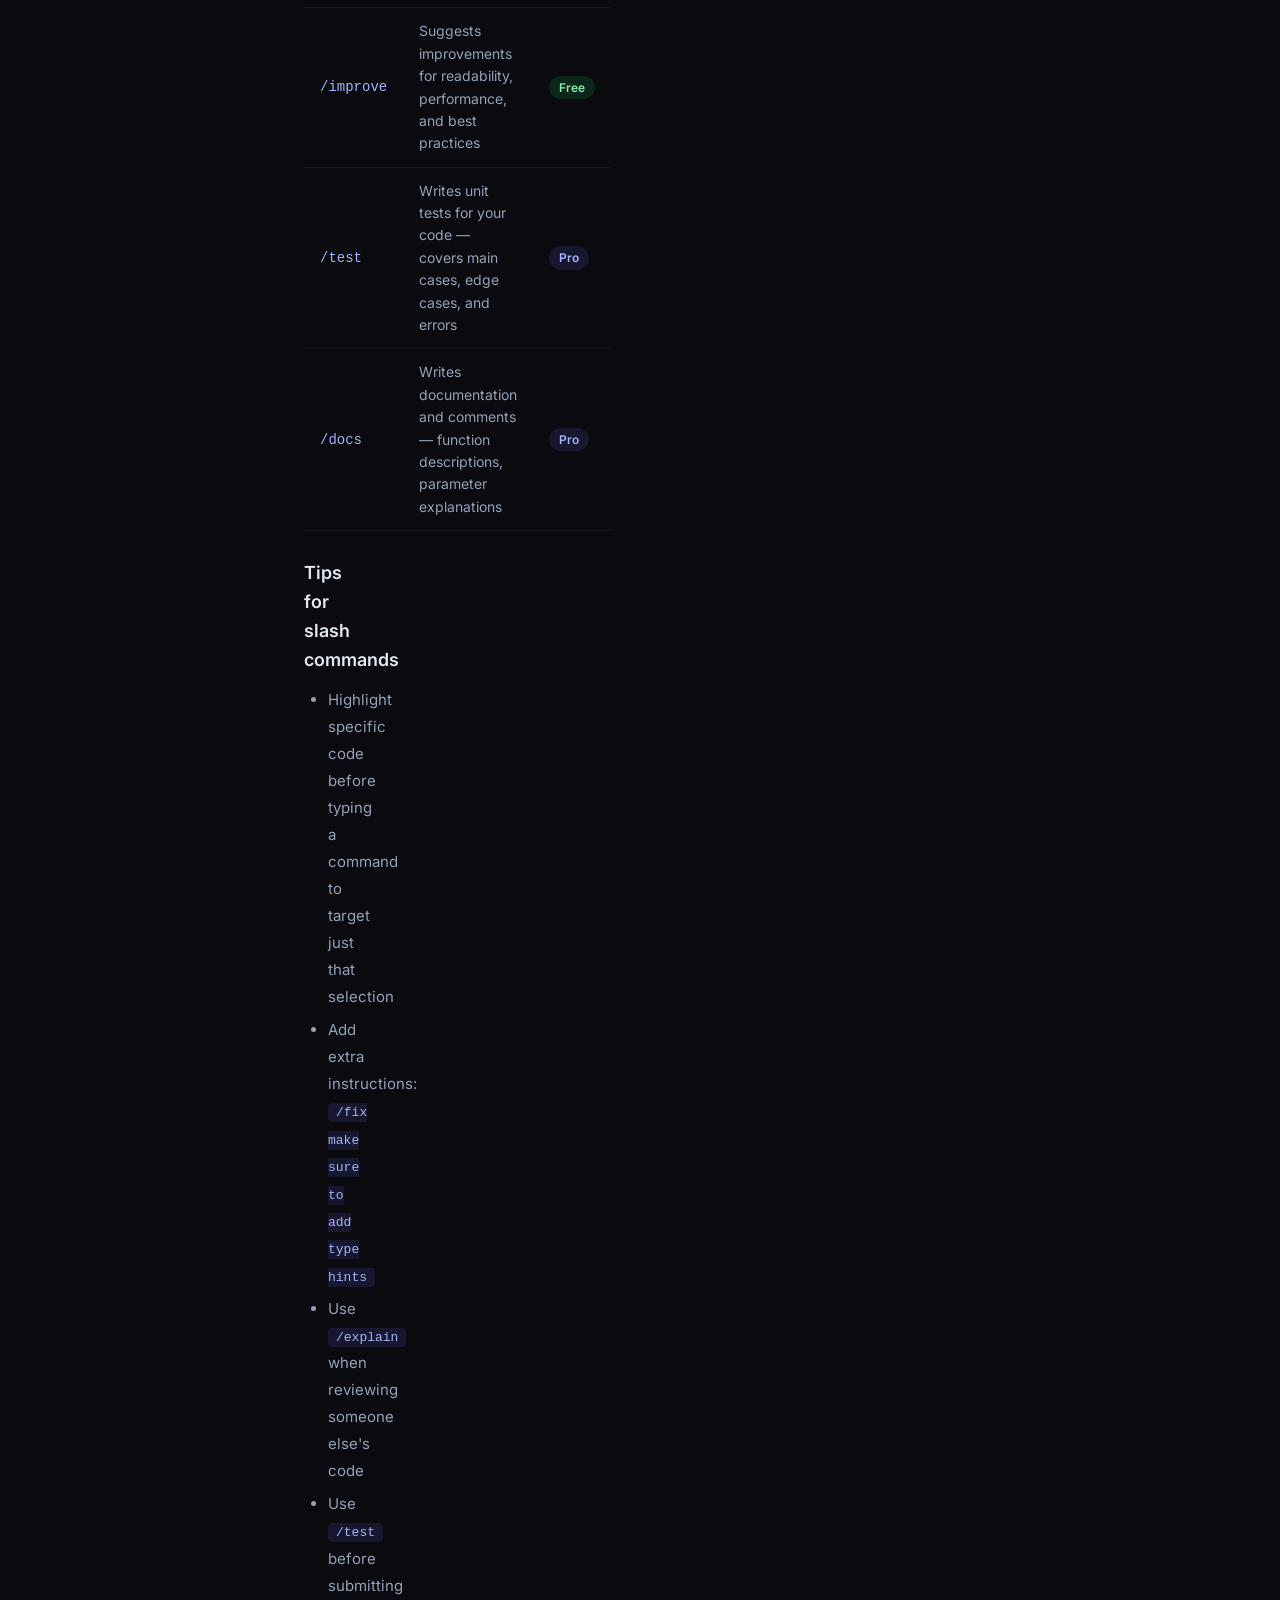
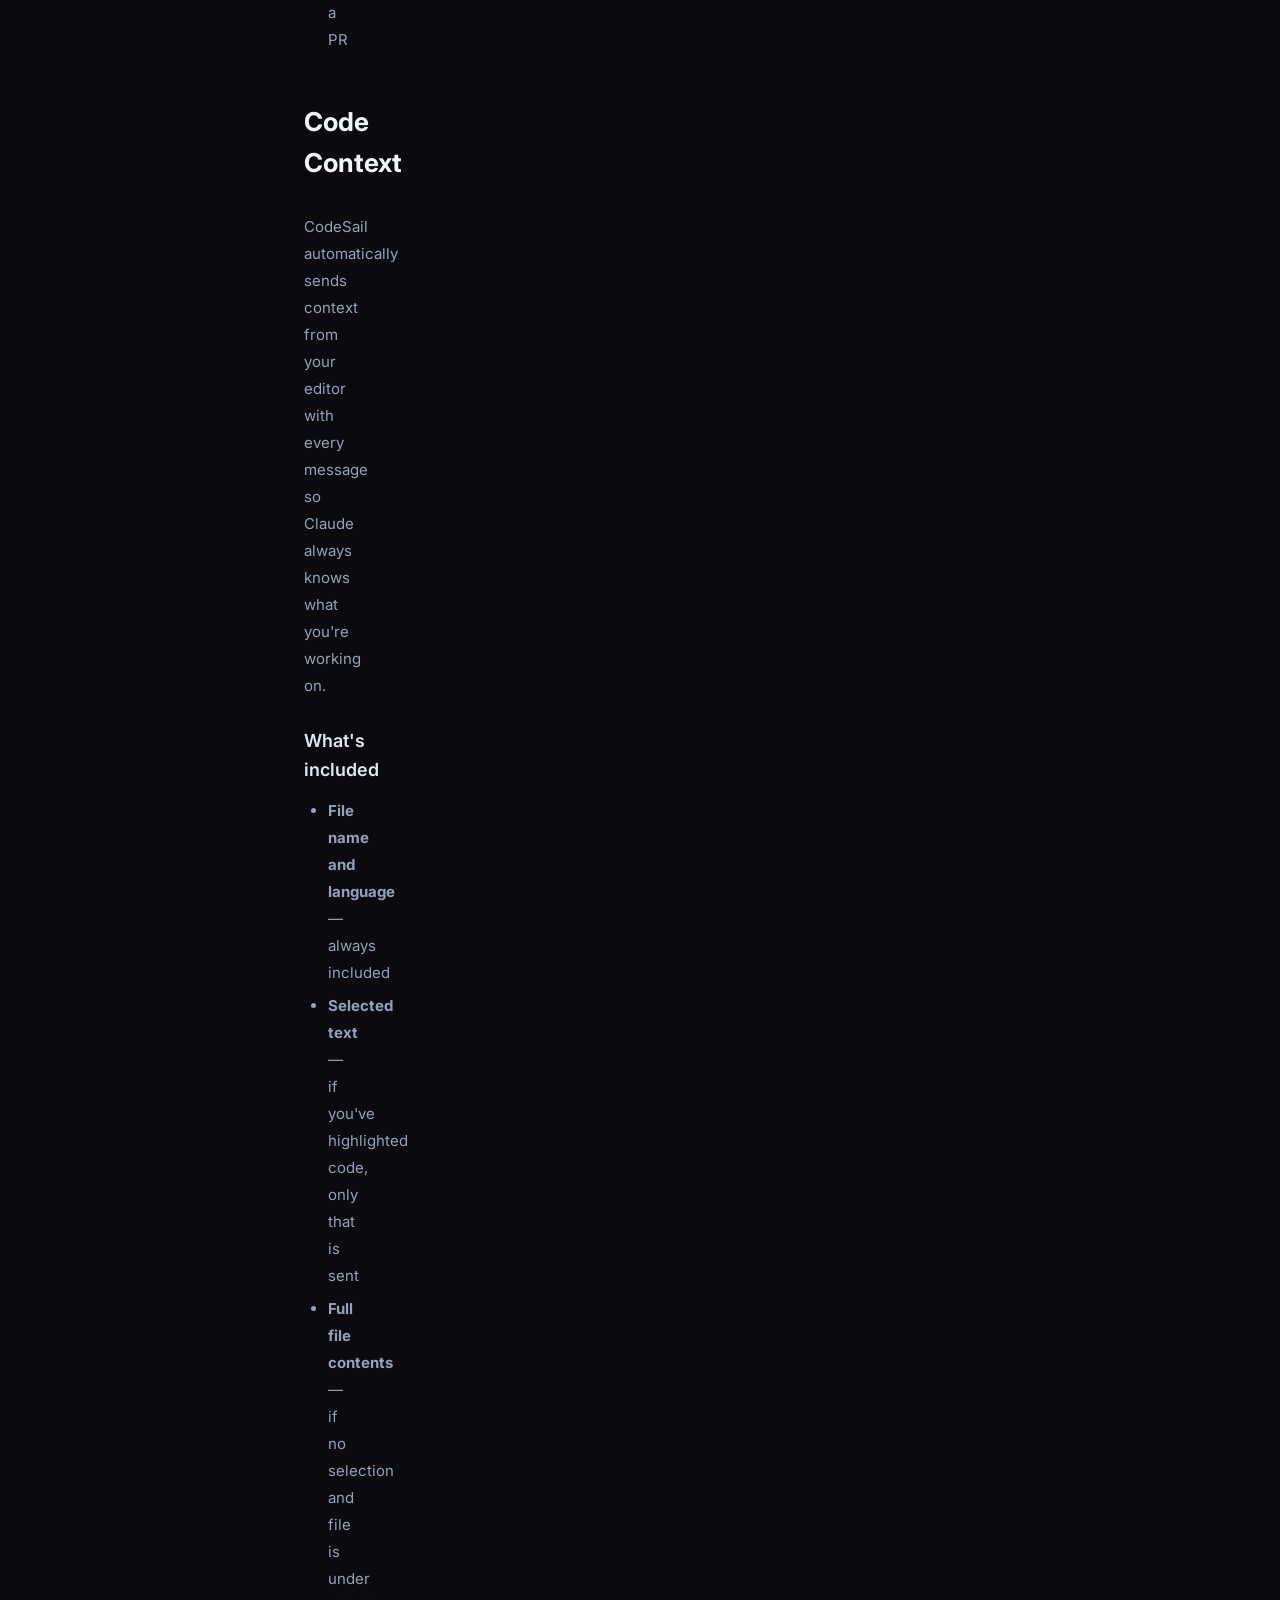
<file: docs.html>
<!DOCTYPE html>
<html lang="en">
<head>
    <meta charset="UTF-8">
    <meta name="viewport" content="width=device-width, initial-scale=1.0">
    <title>Documentation — CodeSail</title>
    <link rel="stylesheet" href="styles.css">
    <link href="https://fonts.googleapis.com/css2?family=Inter:wght@400;500;600;700;800&display=swap" rel="stylesheet">
    <style>
        .docs-layout {
            display: grid;
            grid-template-columns: 240px 1fr;
            gap: 0;
            min-height: 100vh;
            padding-top: 65px;
        }
        .docs-sidebar {
            position: fixed;
            top: 65px;
            left: 0;
            width: 240px;
            height: calc(100vh - 65px);
            overflow-y: auto;
            background: rgba(255,255,255,0.02);
            border-right: 1px solid rgba(255,255,255,0.06);
            padding: 32px 20px;
        }
        .docs-sidebar h4 {
            font-size: 11px;
            font-weight: 600;
            color: #475569;
            text-transform: uppercase;
            letter-spacing: 0.1em;
            margin-bottom: 12px;
            margin-top: 24px;
        }
        .docs-sidebar h4:first-child { margin-top: 0; }
        .docs-sidebar a {
            display: block;
            color: #64748b;
            font-size: 14px;
            padding: 6px 12px;
            border-radius: 6px;
            margin-bottom: 2px;
            transition: all 0.2s;
        }
        .docs-sidebar a:hover, .docs-sidebar a.active {
            color: #a5b4fc;
            background: rgba(99,102,241,0.1);
        }
        .docs-content {
            margin-left: 240px;
            padding: 48px 64px;
            max-width: 860px;
        }
        .docs-content h1 {
            font-size: 40px;
            font-weight: 800;
            margin-bottom: 16px;
            background: linear-gradient(135deg, #ffffff, #a5b4fc);
            -webkit-background-clip: text;
            -webkit-text-fill-color: transparent;
        }
        .docs-content h2 {
            font-size: 26px;
            font-weight: 700;
            color: #f1f5f9;
            margin: 48px 0 16px;
            padding-bottom: 12px;
            border-bottom: 1px solid rgba(255,255,255,0.08);
        }
        .docs-content h3 {
            font-size: 18px;
            font-weight: 600;
            color: #e2e8f0;
            margin: 28px 0 12px;
        }
        .docs-content p {
            color: #94a3b8;
            font-size: 15px;
            line-height: 1.8;
            margin-bottom: 16px;
        }
        .docs-content ul {
            color: #94a3b8;
            font-size: 15px;
            line-height: 1.8;
            margin-bottom: 16px;
            padding-left: 24px;
        }
        .docs-content li { margin-bottom: 6px; }
        .docs-content code {
            background: rgba(99,102,241,0.15);
            color: #a5b4fc;
            padding: 2px 8px;
            border-radius: 4px;
            font-size: 13px;
            font-family: 'Courier New', monospace;
        }
        .docs-content pre {
            background: #0d1117;
            border: 1px solid rgba(255,255,255,0.08);
            border-radius: 8px;
            padding: 20px;
            overflow-x: auto;
            margin: 16px 0 24px;
        }
        .docs-content pre code {
            background: none;
            color: #e2e8f0;
            padding: 0;
            font-size: 14px;
            line-height: 1.6;
        }
        .callout {
            background: rgba(99,102,241,0.08);
            border: 1px solid rgba(99,102,241,0.2);
            border-left: 3px solid #6366f1;
            border-radius: 8px;
            padding: 16px 20px;
            margin: 20px 0;
        }
        .callout p { color: #a5b4fc; margin: 0; font-size: 14px; }
        .command-table {
            width: 100%;
            border-collapse: collapse;
            margin: 16px 0 24px;
        }
        .command-table th {
            background: rgba(99,102,241,0.1);
            color: #a5b4fc;
            font-size: 13px;
            font-weight: 600;
            padding: 10px 16px;
            text-align: left;
            border-bottom: 1px solid rgba(255,255,255,0.08);
        }
        .command-table td {
            color: #94a3b8;
            font-size: 14px;
            padding: 12px 16px;
            border-bottom: 1px solid rgba(255,255,255,0.05);
        }
        .command-table td:first-child { color: #a5b4fc; font-family: monospace; }
        .badge {
            display: inline-block;
            padding: 2px 10px;
            border-radius: 100px;
            font-size: 12px;
            font-weight: 600;
        }
        .badge.free { background: rgba(34,197,94,0.15); color: #86efac; }
        .badge.pro { background: rgba(99,102,241,0.15); color: #a5b4fc; }
    </style>
    <head>
    <meta charset="UTF-8">
    <meta name="viewport" content="width=device-width, initial-scale=1.0">
    <title>CodeSail — AI-Powered Developer Tools</title>
    <meta name="description" content="CodeSail builds AI-powered tools for developers. Start with our VS Code AI coding assistant powered by Claude.">
    <link rel="stylesheet" href="styles.css">
    <link href="https://fonts.googleapis.com/css2?family=Inter:wght@400;500;600;700;800&display=swap" rel="stylesheet">
<!-- Google tag (gtag.js) -->
<script async src="https://www.googletagmanager.com/gtag/js?id=G-RJ8H9819QR"></script>
<script>
  window.dataLayer = window.dataLayer || [];
  function gtag(){dataLayer.push(arguments);}
  gtag('js', new Date());
  gtag('config', 'G-RJ8H9819QR');
</script>
</head>
</head>
<body>

    <nav class="navbar">
        <div class="container">
            <div class="nav-brand">
                <a href="index.html" style="display:flex;align-items:center;gap:8px;">
                    <span class="logo">⛵</span>
                    <span class="brand-name">CodeSail</span>
                </a>
            </div>
            <div class="nav-links">
                <a href="index.html#products">Products</a>
                <a href="pricing.html">Pricing</a>
                <a href="docs.html" style="color:#a5b4fc;">Docs</a>
                <a href="pricing.html" class="btn-nav">Get Started</a>
            </div>
        </div>
    </nav>

    <div class="docs-layout">

        <!-- Sidebar -->
        <div class="docs-sidebar">
            <h4>Getting Started</h4>
            <a href="#installation" class="active">Installation</a>
            <a href="#login">Login with GitHub</a>
            <a href="#first-chat">Your First Chat</a>

            <h4>Features</h4>
            <a href="#chat-panel">Chat Panel</a>
            <a href="#completions">Inline Completions</a>
            <a href="#slash-commands">Slash Commands</a>
            <a href="#context">Code Context</a>

            <h4>Commands</h4>
            <a href="#all-commands">All Commands</a>

            <h4>Account</h4>
            <a href="#subscription">Subscription</a>
            <a href="#faq">FAQ</a>
        </div>

        <!-- Content -->
        <div class="docs-content">

            <h1>CodeSail Documentation</h1>
            <p>Everything you need to get started with CodeSail AI Code Assistant — an AI-powered VS Code extension powered by Claude.</p>

            <div class="callout">
                <p>⚡ New here? Jump straight to <a href="#installation">Installation</a> and be coding with AI in under 2 minutes.</p>
            </div>

            <!-- Installation -->
            <h2 id="installation">Installation</h2>
            <h3>Requirements</h3>
            <ul>
                <li>VS Code version 1.80 or higher</li>
                <li>A GitHub account (for login)</li>
                <li>A CodeSail account — <a href="pricing.html" style="color:#a5b4fc;">sign up free</a></li>
            </ul>

            <h3>Install from VS Code Marketplace</h3>
            <p>The easiest way to install CodeSail:</p>
            <ul>
                <li>Open VS Code</li>
                <li>Press <code>Cmd+Shift+X</code> to open the Extensions panel</li>
                <li>Search for <code>CodeSail</code></li>
                <li>Click <strong>Install</strong></li>
                <li>Reload VS Code when prompted</li>
            </ul>

            <h3>Install from Command Line</h3>
            <pre><code>code --install-extension sailendrags-a11y.codesail</code></pre>

            <!-- Login -->
            <h2 id="login">Login with GitHub</h2>
            <p>CodeSail uses GitHub OAuth for authentication — no passwords, no API keys to manage.</p>

            <ul>
                <li>Press <code>Cmd+Shift+P</code> to open the Command Palette</li>
                <li>Type <code>AI: Login with GitHub</code> and press Enter</li>
                <li>Your browser will open GitHub's authorization page</li>
                <li>Click <strong>Authorize CodeSail</strong></li>
                <li>Copy the access token from the page that opens</li>
                <li>Paste it into the VS Code input box and press Enter</li>
                <li>You'll see: <em>"✅ Logged in successfully!"</em></li>
            </ul>

            <div class="callout">
                <p>🔒 Your session lasts 7 days. After that, just login again with the same steps.</p>
            </div>

            <!-- First Chat -->
            <h2 id="first-chat">Your First Chat</h2>
            <ul>
                <li>Open any code file in VS Code</li>
                <li>Press <code>Cmd+Shift+P</code> → type <code>AI: Open Chat Assistant</code></li>
                <li>The chat panel opens on the right</li>
                <li>Type any question and press Enter or click Send</li>
                <li>Claude will respond with context from your open file!</li>
            </ul>

            <!-- Chat Panel -->
            <h2 id="chat-panel">Chat Panel</h2>
            <p>The chat panel is your main interface for talking to Claude about your code.</p>

            <h3>Features</h3>
            <ul>
                <li><strong>Conversation history</strong> — Claude remembers your entire session. Ask follow-up questions naturally.</li>
                <li><strong>Markdown rendering</strong> — Responses render with proper formatting, code highlighting, and tables.</li>
                <li><strong>Copy button</strong> — Every code block has a one-click Copy button.</li>
                <li><strong>Clear chat</strong> — Click the 🗑️ button to start a fresh conversation.</li>
                <li><strong>Persistent history</strong> — Chat history survives switching between files.</li>
            </ul>

            <h3>Keyboard Shortcuts</h3>
            <ul>
                <li><code>Enter</code> — Send message</li>
                <li><code>Shift+Enter</code> — New line (don't send)</li>
            </ul>

            <!-- Completions -->
            <h2 id="completions">Inline Completions</h2>
            <p>As you type code, CodeSail shows ghost text suggestions powered by Claude. These appear automatically after you pause typing.</p>

            <h3>How it works</h3>
            <ul>
                <li>Start typing code in any file</li>
                <li>Pause for ~600ms</li>
                <li>Gray ghost text appears suggesting what comes next</li>
                <li>Press <code>Tab</code> to accept the suggestion</li>
                <li>Keep typing to dismiss and ignore it</li>
            </ul>

            <div class="callout">
                <p>💡 Completions are context-aware — Claude sees both the code before AND after your cursor, so suggestions never duplicate existing code.</p>
            </div>

            <!-- Slash Commands -->
            <h2 id="slash-commands">Slash Commands</h2>
            <p>Type a slash command in the chat panel to trigger AI actions on your current file or selected code.</p>

            <table class="command-table">
                <tr>
                    <th>Command</th>
                    <th>What it does</th>
                    <th>Plan</th>
                </tr>
                <tr>
                    <td>/explain</td>
                    <td>Explains your code in plain language — what it does, how it works, key patterns</td>
                    <td><span class="badge free">Free</span></td>
                </tr>
                <tr>
                    <td>/fix</td>
                    <td>Finds and fixes bugs. Returns the complete corrected file + what was changed</td>
                    <td><span class="badge free">Free</span></td>
                </tr>
                <tr>
                    <td>/improve</td>
                    <td>Suggests improvements for readability, performance, and best practices</td>
                    <td><span class="badge free">Free</span></td>
                </tr>
                <tr>
                    <td>/test</td>
                    <td>Writes unit tests for your code — covers main cases, edge cases, and errors</td>
                    <td><span class="badge pro">Pro</span></td>
                </tr>
                <tr>
                    <td>/docs</td>
                    <td>Writes documentation and comments — function descriptions, parameter explanations</td>
                    <td><span class="badge pro">Pro</span></td>
                </tr>
            </table>

            <h3>Tips for slash commands</h3>
            <ul>
                <li>Highlight specific code before typing a command to target just that selection</li>
                <li>Add extra instructions: <code>/fix make sure to add type hints</code></li>
                <li>Use <code>/explain</code> when reviewing someone else's code</li>
                <li>Use <code>/test</code> before submitting a PR</li>
            </ul>

            <!-- Context -->
            <h2 id="context">Code Context</h2>
            <p>CodeSail automatically sends context from your editor with every message so Claude always knows what you're working on.</p>

            <h3>What's included</h3>
            <ul>
                <li><strong>File name and language</strong> — always included</li>
                <li><strong>Selected text</strong> — if you've highlighted code, only that is sent</li>
                <li><strong>Full file contents</strong> — if no selection and file is under 10,000 characters</li>
                <li><strong>First 5,000 characters</strong> — for larger files</li>
            </ul>

            <div class="callout">
                <p>💡 Pro tip: Highlight just the function or block you want to discuss before typing your message — this gives Claude the most focused context.</p>
            </div>

            <!-- All Commands -->
            <h2 id="all-commands">All VS Code Commands</h2>
            <p>Access all CodeSail commands via <code>Cmd+Shift+P</code>:</p>

            <table class="command-table">
                <tr>
                    <th>Command</th>
                    <th>Description</th>
                </tr>
                <tr>
                    <td>AI: Open Chat Assistant</td>
                    <td>Opens the chat panel</td>
                </tr>
                <tr>
                    <td>AI: Login with GitHub</td>
                    <td>Authenticates with your GitHub account</td>
                </tr>
                <tr>
                    <td>AI: Logout</td>
                    <td>Signs you out and clears your session</td>
                </tr>
                <tr>
                    <td>AI: Check Login Status</td>
                    <td>Shows your current login status and plan</td>
                </tr>
                <tr>
                    <td>Set Anthropic API Key</td>
                    <td>Alternative: use your own Anthropic key directly</td>
                </tr>
            </table>

            <!-- Subscription -->
            <h2 id="subscription">Subscription</h2>
            <h3>Check your plan</h3>
            <p>Press <code>Cmd+Shift+P</code> → <code>AI: Check Login Status</code> — this shows your current plan (free or pro).</p>

            <h3>Upgrade to Pro</h3>
            <p>Visit <a href="pricing.html" style="color:#a5b4fc;">codesail.in/pricing</a> to upgrade your plan.</p>

            <h3>Cancel subscription</h3>
            <p>Press <code>Cmd+Shift+P</code> → <code>AI: Cancel Subscription</code> — or email us at <a href="mailto:hello@codesail.in" style="color:#a5b4fc;">hello@codesail.in</a>.</p>

            <!-- FAQ -->
            <h2 id="faq">FAQ</h2>

            <h3>Do I need my own Anthropic API key?</h3>
            <p>No — CodeSail handles all API calls. Just login with GitHub and start using it.</p>

            <h3>Is my code stored on your servers?</h3>
            <p>No — we only process your code to generate responses. We don't store your code.</p>

            <h3>What AI model does CodeSail use?</h3>
            <p>Claude Sonnet 4.6 by Anthropic — one of the best models for code understanding.</p>

            <h3>The extension stopped working — what do I do?</h3>
            <ul>
                <li>Check <code>Cmd+Shift+P</code> → <code>AI: Check Login Status</code></li>
                <li>If session expired, login again with <code>AI: Login with GitHub</code></li>
                <li>Check View → Output → "AI Code Assistant" for error logs</li>
                <li>Email <a href="mailto:hello@codesail.in" style="color:#a5b4fc;">hello@codesail.in</a> with the log output</li>
            </ul>

            <h3>How do I report a bug?</h3>
            <p>Email <a href="mailto:hello@codesail.in" style="color:#a5b4fc;">hello@codesail.in</a> and we'll get back to you quickly.</p>

        </div>
    </div>

</body>
</html>
</file>
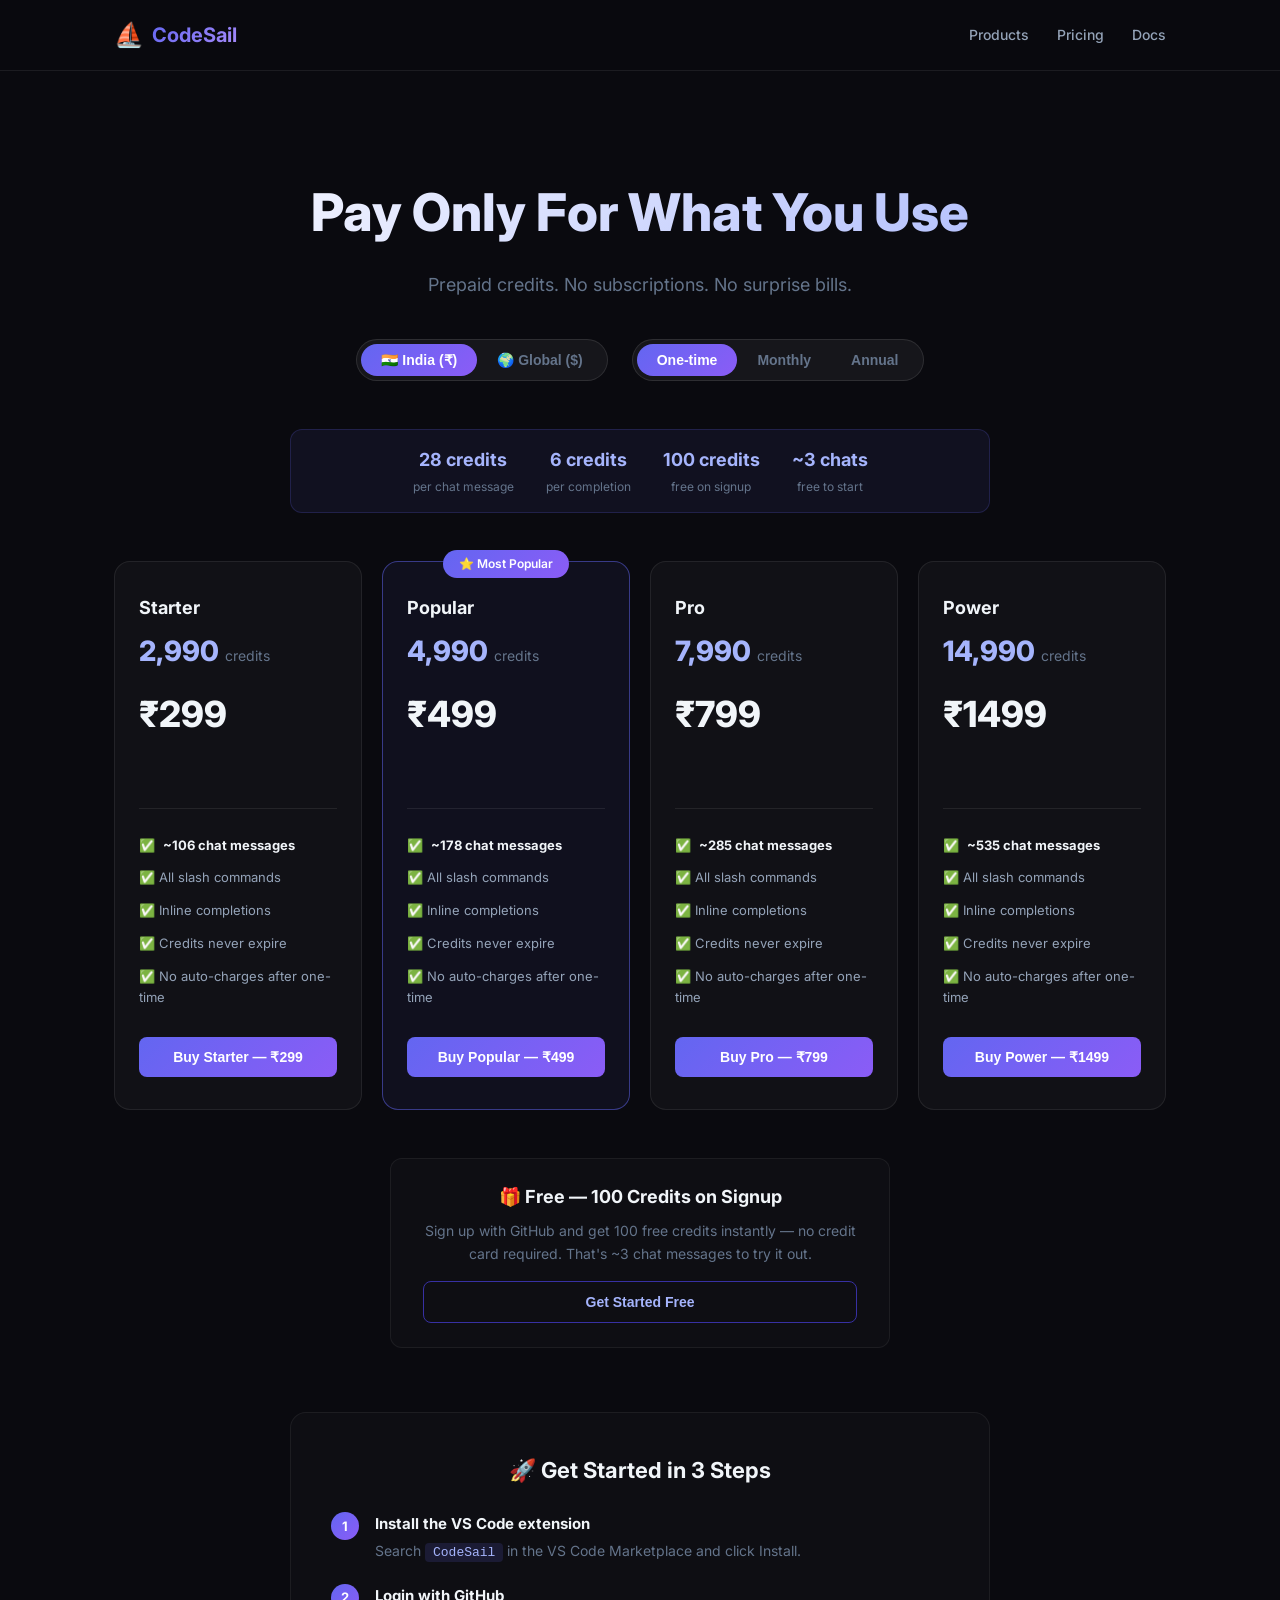
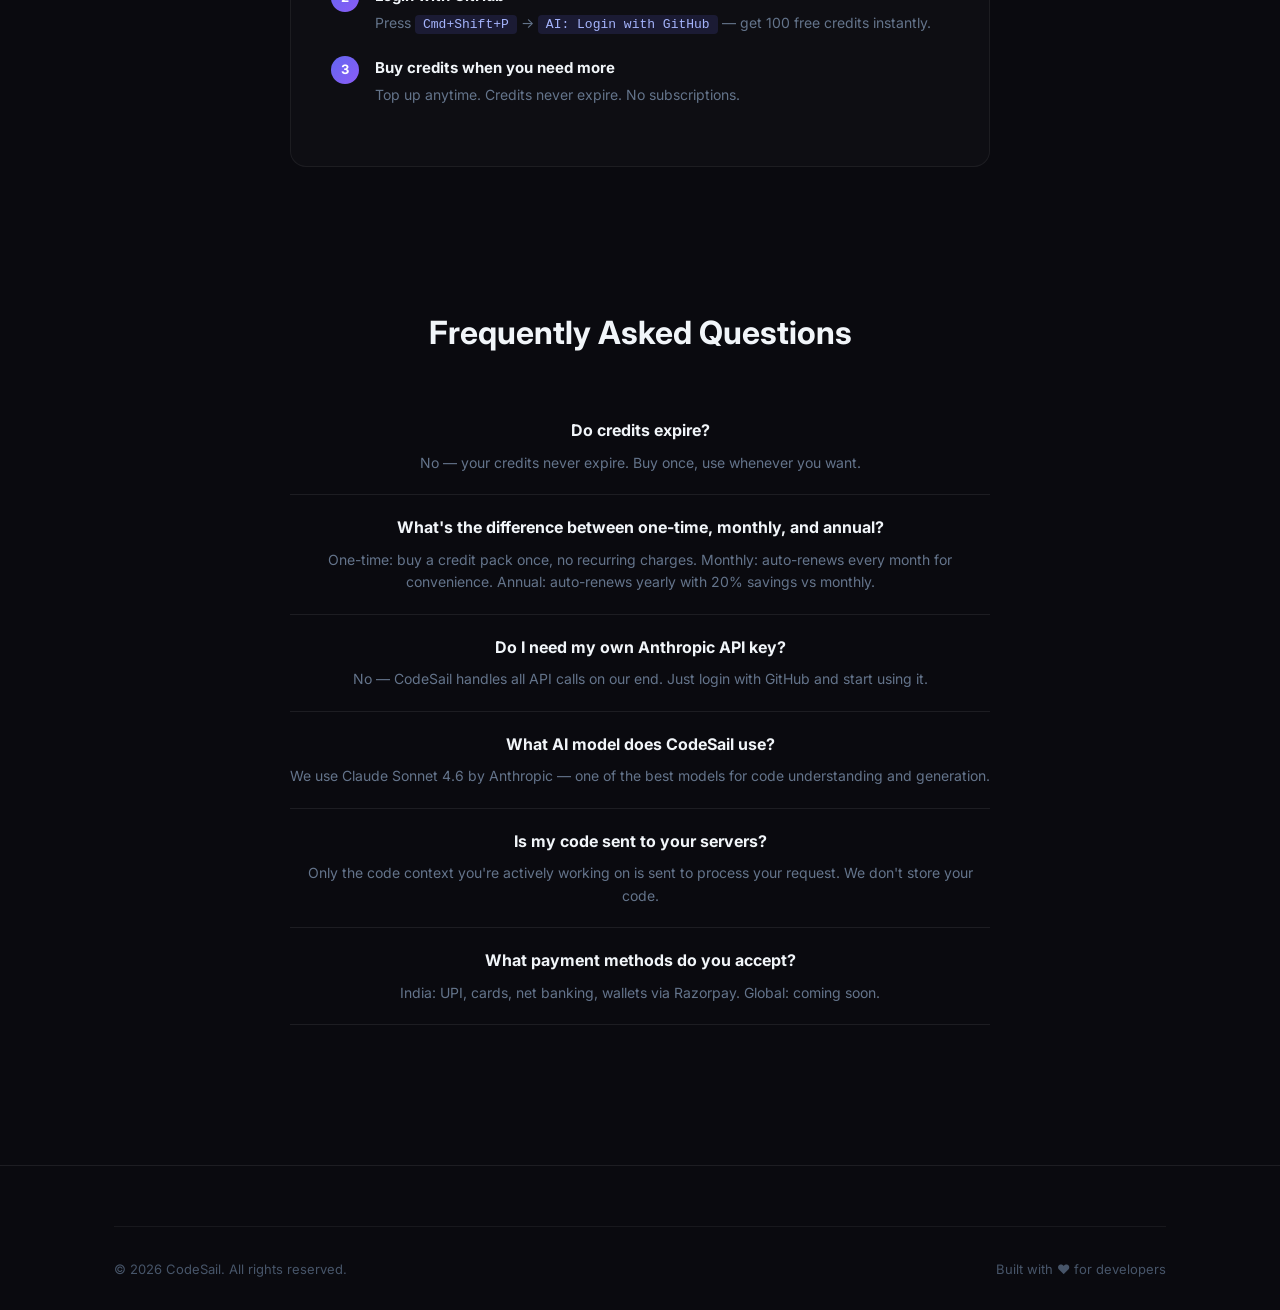
<file: pricing.html>
<!DOCTYPE html>
<html lang="en">
<head>
    <meta charset="UTF-8">
    <meta name="viewport" content="width=device-width, initial-scale=1.0">
    <title>Pricing — CodeSail</title>
    <meta name="description" content="Simple, transparent pricing for CodeSail AI Code Assistant. Pay-as-you-go with prepaid credits.">
    <link rel="stylesheet" href="styles.css">
    <link href="https://fonts.googleapis.com/css2?family=Inter:wght@400;500;600;700;800&display=swap" rel="stylesheet">
    <script src="https://checkout.razorpay.com/v1/checkout.js"></script>
    <style>
        .pricing-page { padding: 100px 0 80px; text-align: center; }
        .pricing-page h1 {
            font-size: 52px;
            font-weight: 800;
            margin-bottom: 16px;
            background: linear-gradient(135deg, #ffffff, #a5b4fc);
            -webkit-background-clip: text;
            -webkit-text-fill-color: transparent;
        }
        .pricing-page .subtitle { color: #64748b; font-size: 18px; margin-bottom: 40px; }

        /* Toggle Row */
        .toggle-row {
            display: flex;
            justify-content: center;
            align-items: center;
            gap: 24px;
            margin-bottom: 48px;
            flex-wrap: wrap;
        }
        .toggle-group {
            display: flex;
            background: rgba(255,255,255,0.05);
            border: 1px solid rgba(255,255,255,0.1);
            border-radius: 100px;
            padding: 4px;
        }
        .toggle-btn {
            padding: 8px 20px;
            border-radius: 100px;
            border: none;
            cursor: pointer;
            font-size: 14px;
            font-weight: 600;
            transition: all 0.2s;
            background: transparent;
            color: #64748b;
        }
        .toggle-btn.active {
            background: linear-gradient(135deg, #6366f1, #8b5cf6);
            color: white;
        }
        .save-badge {
            background: rgba(34,197,94,0.15);
            color: #22c55e;
            border: 1px solid rgba(34,197,94,0.3);
            padding: 4px 12px;
            border-radius: 100px;
            font-size: 12px;
            font-weight: 600;
        }

        /* Credit info bar */
        .credit-info {
            background: rgba(99,102,241,0.08);
            border: 1px solid rgba(99,102,241,0.2);
            border-radius: 12px;
            padding: 16px 24px;
            max-width: 700px;
            margin: 0 auto 48px;
            display: flex;
            justify-content: center;
            gap: 32px;
            flex-wrap: wrap;
        }
        .credit-info-item { text-align: center; }
        .credit-info-item .val { color: #a5b4fc; font-size: 18px; font-weight: 700; }
        .credit-info-item .lbl { color: #64748b; font-size: 12px; margin-top: 2px; }

        /* Pricing Grid */
        .pricing-grid-full {
            display: grid;
            grid-template-columns: repeat(4, 1fr);
            gap: 20px;
            max-width: 1100px;
            margin: 0 auto 48px;
        }
        @media (max-width: 900px) { .pricing-grid-full { grid-template-columns: 1fr 1fr; } }
        @media (max-width: 600px) { .pricing-grid-full { grid-template-columns: 1fr; } }

        .pricing-card-full {
            background: rgba(255,255,255,0.03);
            border: 1px solid rgba(255,255,255,0.08);
            border-radius: 16px;
            padding: 32px 24px;
            position: relative;
            text-align: left;
            transition: all 0.3s;
        }
        .pricing-card-full:hover {
            border-color: rgba(99,102,241,0.3);
            transform: translateY(-4px);
        }
        .pricing-card-full.featured {
            border-color: rgba(99,102,241,0.5);
            background: rgba(99,102,241,0.07);
        }
        .popular-tag {
            position: absolute;
            top: -12px;
            left: 50%;
            transform: translateX(-50%);
            background: linear-gradient(135deg, #6366f1, #8b5cf6);
            color: white;
            padding: 4px 16px;
            border-radius: 100px;
            font-size: 12px;
            font-weight: 600;
            white-space: nowrap;
        }
        .plan-name { font-size: 18px; font-weight: 700; color: #f1f5f9; margin-bottom: 6px; }
        .plan-credits { color: #a5b4fc; font-size: 28px; font-weight: 800; margin-bottom: 2px; }
        .plan-credits span { font-size: 14px; font-weight: 400; color: #64748b; }
        .plan-price { font-size: 36px; font-weight: 800; color: #f1f5f9; margin: 12px 0 4px; }
        .plan-price span { font-size: 14px; font-weight: 400; color: #64748b; }
        .plan-original { color: #475569; font-size: 13px; text-decoration: line-through; margin-bottom: 4px; }
        .plan-saving { color: #22c55e; font-size: 12px; font-weight: 600; margin-bottom: 20px; }
        .plan-divider { border: none; border-top: 1px solid rgba(255,255,255,0.08); margin: 20px 0; }
        .plan-features { list-style: none; margin-bottom: 24px; }
        .plan-features li { color: #94a3b8; font-size: 13px; padding: 6px 0; display: flex; align-items: center; gap: 8px; }
        .chat-count { color: #f1f5f9; font-weight: 700; }

        .subscribe-btn {
            width: 100%;
            padding: 12px;
            border-radius: 8px;
            font-weight: 600;
            font-size: 14px;
            cursor: pointer;
            border: none;
            transition: all 0.2s;
        }
        .subscribe-btn.primary {
            background: linear-gradient(135deg, #6366f1, #8b5cf6);
            color: white;
        }
        .subscribe-btn.primary:hover {
            transform: translateY(-2px);
            box-shadow: 0 8px 25px rgba(99,102,241,0.4);
        }
        .subscribe-btn.outline {
            background: transparent;
            color: #a5b4fc;
            border: 1px solid #3730a3;
        }
        .subscribe-btn.outline:hover { background: rgba(99,102,241,0.1); }

        /* Free tier */
        .free-tier {
            background: rgba(255,255,255,0.02);
            border: 1px solid rgba(255,255,255,0.06);
            border-radius: 12px;
            padding: 24px 32px;
            max-width: 500px;
            margin: 0 auto 64px;
            text-align: center;
        }
        .free-tier h3 { color: #f1f5f9; font-size: 18px; margin-bottom: 8px; }
        .free-tier p { color: #64748b; font-size: 14px; margin-bottom: 16px; }

        /* Install steps */
        .install-steps {
            background: rgba(255,255,255,0.02);
            border: 1px solid rgba(255,255,255,0.06);
            border-radius: 16px;
            padding: 40px;
            max-width: 700px;
            margin: 0 auto 80px;
            text-align: left;
        }
        .install-steps h3 { font-size: 22px; font-weight: 700; color: #f1f5f9; margin-bottom: 24px; text-align: center; }
        .step { display: flex; gap: 16px; margin-bottom: 20px; align-items: flex-start; }
        .step-num {
            background: linear-gradient(135deg, #6366f1, #8b5cf6);
            color: white;
            width: 28px; height: 28px;
            border-radius: 50%;
            display: flex; align-items: center; justify-content: center;
            font-size: 13px; font-weight: 700; flex-shrink: 0;
        }
        .step-content h4 { color: #f1f5f9; font-size: 15px; margin-bottom: 4px; }
        .step-content p { color: #64748b; font-size: 14px; }
        .step-content code {
            background: rgba(99,102,241,0.15);
            color: #a5b4fc;
            padding: 2px 8px;
            border-radius: 4px;
            font-size: 13px;
        }

        .faq { padding: 60px 0; max-width: 700px; margin: 0 auto; }
        .faq h2 { font-size: 32px; font-weight: 700; text-align: center; margin-bottom: 40px; color: #f1f5f9; }
        .faq-item { border-bottom: 1px solid rgba(255,255,255,0.08); padding: 20px 0; }
        .faq-item h4 { color: #f1f5f9; font-size: 16px; margin-bottom: 8px; }
        .faq-item p { color: #64748b; font-size: 14px; line-height: 1.6; }
    </style>
    <head>
    <meta charset="UTF-8">
    <meta name="viewport" content="width=device-width, initial-scale=1.0">
    <title>CodeSail — AI-Powered Developer Tools</title>
    <meta name="description" content="CodeSail builds AI-powered tools for developers. Start with our VS Code AI coding assistant powered by Claude.">
    <link rel="stylesheet" href="styles.css">
    <link href="https://fonts.googleapis.com/css2?family=Inter:wght@400;500;600;700;800&display=swap" rel="stylesheet">
<!-- Google tag (gtag.js) -->
<script async src="https://www.googletagmanager.com/gtag/js?id=G-RJ8H9819QR"></script>
<script>
  window.dataLayer = window.dataLayer || [];
  function gtag(){dataLayer.push(arguments);}
  gtag('js', new Date());
  gtag('config', 'G-RJ8H9819QR');
</script>
</head>
</head>
<body>

    <!-- Navigation -->
    <nav class="navbar">
        <div class="container">
            <div class="nav-brand">
                <a href="index.html" style="display:flex;align-items:center;gap:8px;">
                    <span class="logo">⛵</span>
                    <span class="brand-name">CodeSail</span>
                </a>
            </div>
            <div class="nav-links">
                <a href="index.html#products">Products</a>
                <a href="pricing.html">Pricing</a>
                <a href="docs.html">Docs</a>
            </div>
        </div>
    </nav>

    <section class="pricing-page">
        <div class="container">
            <h1>Pay Only For What You Use</h1>
            <p class="subtitle">Prepaid credits. No subscriptions. No surprise bills.</p>

            <!-- Toggle Row -->
            <div class="toggle-row">
                <!-- Currency Toggle -->
                <div class="toggle-group">
                    <button class="toggle-btn active" id="btn-inr" onclick="setCurrency('inr')">🇮🇳 India (₹)</button>
                    <button class="toggle-btn" id="btn-usd" onclick="setCurrency('usd')">🌍 Global ($)</button>
                </div>
                <!-- Billing Toggle -->
                <div class="toggle-group">
                    <button class="toggle-btn active" id="btn-onetime" onclick="setBilling('onetime')">One-time</button>
                    <button class="toggle-btn" id="btn-monthly" onclick="setBilling('monthly')">Monthly</button>
                    <button class="toggle-btn" id="btn-annual" onclick="setBilling('annual')">Annual</button>
                </div>
                <div class="save-badge" id="save-badge" style="display:none">🎉 Save 20% on Annual</div>
            </div>

            <!-- Credit Info Bar -->
            <div class="credit-info">
                <div class="credit-info-item">
                    <div class="val">28 credits</div>
                    <div class="lbl">per chat message</div>
                </div>
                <div class="credit-info-item">
                    <div class="val">6 credits</div>
                    <div class="lbl">per completion</div>
                </div>
                <div class="credit-info-item">
                    <div class="val">100 credits</div>
                    <div class="lbl">free on signup</div>
                </div>
                <div class="credit-info-item">
                    <div class="val">~3 chats</div>
                    <div class="lbl">free to start</div>
                </div>
            </div>

            <!-- Pricing Cards -->
            <div class="pricing-grid-full" id="pricing-grid">
                <!-- Cards injected by JS -->
            </div>

            <!-- Free Tier -->
            <div class="free-tier">
                <h3>🎁 Free — 100 Credits on Signup</h3>
                <p>Sign up with GitHub and get 100 free credits instantly — no credit card required. That's ~3 chat messages to try it out.</p>
                <button class="subscribe-btn outline" onclick="handleFreeSignup()">Get Started Free</button>
            </div>

            <!-- How to Install -->
            <div class="install-steps">
                <h3>🚀 Get Started in 3 Steps</h3>
                <div class="step">
                    <div class="step-num">1</div>
                    <div class="step-content">
                        <h4>Install the VS Code extension</h4>
                        <p>Search <code>CodeSail</code> in the VS Code Marketplace and click Install.</p>
                    </div>
                </div>
                <div class="step">
                    <div class="step-num">2</div>
                    <div class="step-content">
                        <h4>Login with GitHub</h4>
                        <p>Press <code>Cmd+Shift+P</code> → <code>AI: Login with GitHub</code> — get 100 free credits instantly.</p>
                    </div>
                </div>
                <div class="step">
                    <div class="step-num">3</div>
                    <div class="step-content">
                        <h4>Buy credits when you need more</h4>
                        <p>Top up anytime. Credits never expire. No subscriptions.</p>
                    </div>
                </div>
            </div>

            <!-- FAQ -->
            <div class="faq">
                <h2>Frequently Asked Questions</h2>
                <div class="faq-item">
                    <h4>Do credits expire?</h4>
                    <p>No — your credits never expire. Buy once, use whenever you want.</p>
                </div>
                <div class="faq-item">
                    <h4>What's the difference between one-time, monthly, and annual?</h4>
                    <p>One-time: buy a credit pack once, no recurring charges. Monthly: auto-renews every month for convenience. Annual: auto-renews yearly with 20% savings vs monthly.</p>
                </div>
                <div class="faq-item">
                    <h4>Do I need my own Anthropic API key?</h4>
                    <p>No — CodeSail handles all API calls on our end. Just login with GitHub and start using it.</p>
                </div>
                <div class="faq-item">
                    <h4>What AI model does CodeSail use?</h4>
                    <p>We use Claude Sonnet 4.6 by Anthropic — one of the best models for code understanding and generation.</p>
                </div>
                <div class="faq-item">
                    <h4>Is my code sent to your servers?</h4>
                    <p>Only the code context you're actively working on is sent to process your request. We don't store your code.</p>
                </div>
                <div class="faq-item">
                    <h4>What payment methods do you accept?</h4>
                    <p>India: UPI, cards, net banking, wallets via Razorpay. Global: coming soon.</p>
                </div>
            </div>
        </div>
    </section>

    <!-- Footer -->
    <footer class="footer">
        <div class="container">
            <div class="footer-bottom">
                <p>© 2026 CodeSail. All rights reserved.</p>
                <p>Built with ❤️ for developers</p>
            </div>
        </div>
    </footer>

    <script>
        const BACKEND_URL = 'https://sail-backend-production-154d.up.railway.app';
        const RAZORPAY_KEY_ID = 'rzp_test_YOUR_KEY_ID';

        let currency = 'inr';
        let billing = 'onetime';

        const packs = {
            inr: {
                onetime: [
                    { name: 'Starter', credits: 2990, price: 299, chats: 106 },
                    { name: 'Popular', credits: 4990, price: 499, chats: 178, featured: true },
                    { name: 'Pro', credits: 7990, price: 799, chats: 285 },
                    { name: 'Power', credits: 14990, price: 1499, chats: 535 },
                ],
                monthly: [
                    { name: 'Starter', credits: 2990, price: 299, chats: 106 },
                    { name: 'Popular', credits: 4990, price: 499, chats: 178, featured: true },
                    { name: 'Pro', credits: 7990, price: 799, chats: 285 },
                    { name: 'Power', credits: 14990, price: 1499, chats: 535 },
                ],
                annual: [
                    { name: 'Starter', credits: 2990, price: 239, originalPrice: 299, chats: 106 },
                    { name: 'Popular', credits: 4990, price: 399, originalPrice: 499, chats: 178, featured: true },
                    { name: 'Pro', credits: 7990, price: 639, originalPrice: 799, chats: 285 },
                    { name: 'Power', credits: 14990, price: 1199, originalPrice: 1499, chats: 535 },
                ],
            },
            usd: {
                onetime: [
                    { name: 'Starter', credits: 4158, price: 4.99, chats: 148 },
                    { name: 'Popular', credits: 8325, price: 9.99, chats: 297, featured: true },
                    { name: 'Pro', credits: 12490, price: 14.99, chats: 446 },
                    { name: 'Power', credits: 16658, price: 19.99, chats: 595 },
                ],
                monthly: [
                    { name: 'Starter', credits: 4158, price: 4.99, chats: 148 },
                    { name: 'Popular', credits: 8325, price: 9.99, chats: 297, featured: true },
                    { name: 'Pro', credits: 12490, price: 14.99, chats: 446 },
                    { name: 'Power', credits: 16658, price: 19.99, chats: 595 },
                ],
                annual: [
                    { name: 'Starter', credits: 4158, price: 3.99, originalPrice: 4.99, chats: 148 },
                    { name: 'Popular', credits: 8325, price: 7.99, originalPrice: 9.99, chats: 297, featured: true },
                    { name: 'Pro', credits: 12490, price: 11.99, originalPrice: 14.99, chats: 446 },
                    { name: 'Power', credits: 16658, price: 15.99, originalPrice: 19.99, chats: 595 },
                ],
            }
        };

        function setCurrency(c) {
            currency = c;
            document.getElementById('btn-inr').classList.toggle('active', c === 'inr');
            document.getElementById('btn-usd').classList.toggle('active', c === 'usd');
            renderCards();
        }

        function setBilling(b) {
            billing = b;
            document.getElementById('btn-onetime').classList.toggle('active', b === 'onetime');
            document.getElementById('btn-monthly').classList.toggle('active', b === 'monthly');
            document.getElementById('btn-annual').classList.toggle('active', b === 'annual');
            document.getElementById('save-badge').style.display = b === 'annual' ? 'block' : 'none';
            renderCards();
        }

        function renderCards() {
            const grid = document.getElementById('pricing-grid');
            const sym = currency === 'inr' ? '₹' : '$';
            const period = billing === 'monthly' ? '/mo' : billing === 'annual' ? '/mo billed annually' : '';
            const currentPacks = packs[currency][billing];

            grid.innerHTML = currentPacks.map(pack => `
                <div class="pricing-card-full ${pack.featured ? 'featured' : ''}">
                    ${pack.featured ? '<div class="popular-tag">⭐ Most Popular</div>' : ''}
                    <div class="plan-name">${pack.name}</div>
                    <div class="plan-credits">${pack.credits.toLocaleString()} <span>credits</span></div>
                    <div class="plan-price">${sym}${pack.price}<span>${period}</span></div>
                    ${pack.originalPrice ? `<div class="plan-original">${sym}${pack.originalPrice}${period}</div>` : '<div style="height:20px"></div>'}
                    ${pack.originalPrice ? `<div class="plan-saving">🎉 Save 20%</div>` : '<div style="height:20px"></div>'}
                    <hr class="plan-divider">
                    <ul class="plan-features">
                        <li>✅ <span class="chat-count">~${pack.chats} chat messages</span></li>
                        <li>✅ All slash commands</li>
                        <li>✅ Inline completions</li>
                        <li>✅ Credits never expire</li>
                        <li>✅ No auto-charges after one-time</li>
                    </ul>
                    <button class="subscribe-btn primary" onclick="handleBuyCredits('${pack.name}', ${pack.price}, ${pack.credits})">
                        Buy ${pack.name} — ${sym}${pack.price}
                    </button>
                </div>
            `).join('');
        }

        function handleFreeSignup() {
            fetch(`${BACKEND_URL}/auth/github/login`)
                .then(r => r.json())
                .then(data => { window.location.href = data.url; });
        }

        async function handleBuyCredits(packName, price, credits) {
            alert(`💳 Payment coming soon!\n\nPack: ${packName}\nCredits: ${credits.toLocaleString()}\n\nRazorpay integration will be wired up shortly.`);
        }

        // Render on load
        renderCards();
    </script>

</body>
</html>
</file>
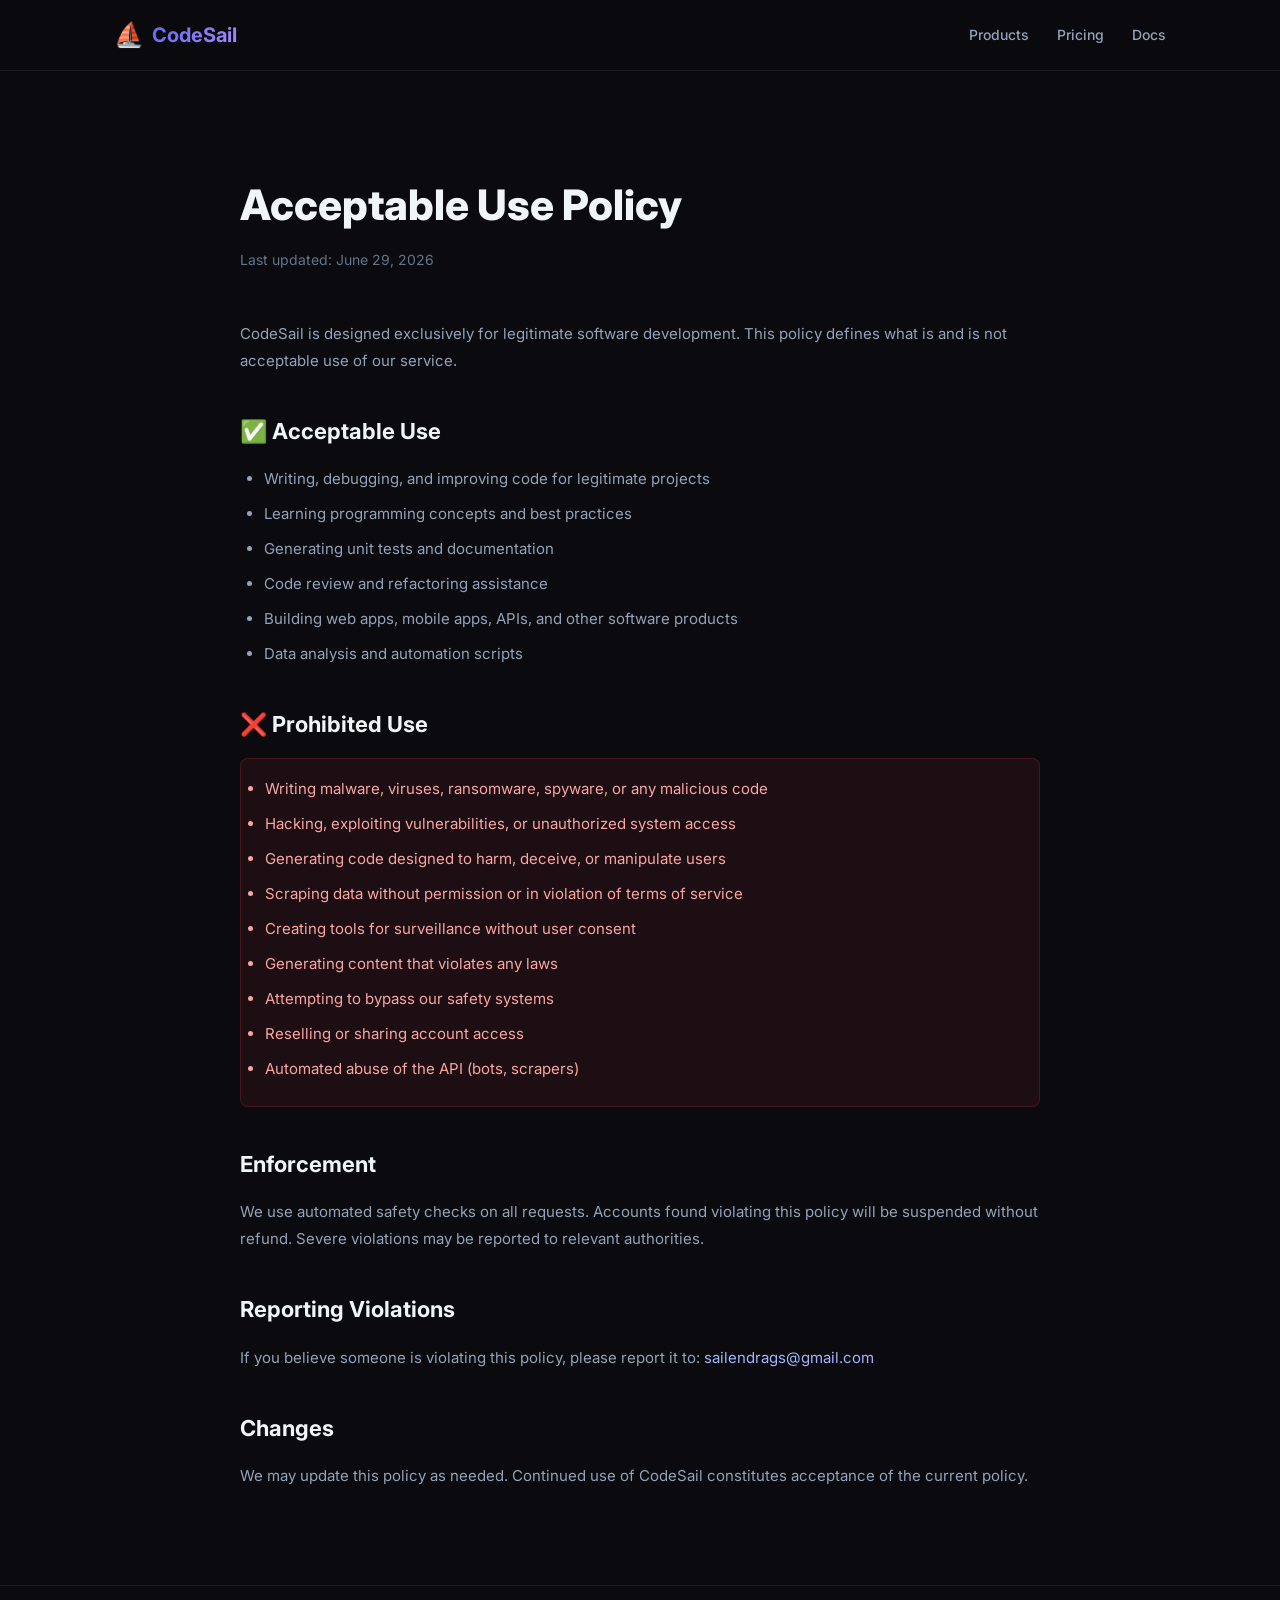
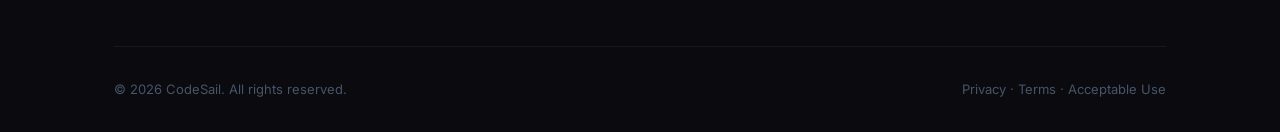
<file: privacy.html>
<!DOCTYPE html>
<html lang="en">
<head>
    <meta charset="UTF-8">
    <meta name="viewport" content="width=device-width, initial-scale=1.0">
    <title>Acceptable Use Policy — CodeSail</title>
    <link rel="stylesheet" href="styles.css">
    <link href="https://fonts.googleapis.com/css2?family=Inter:wght@400;500;600;700;800&display=swap" rel="stylesheet">
    <style>
        .legal-page { padding: 100px 0 80px; max-width: 800px; margin: 0 auto; }
        .legal-page h1 { font-size: 42px; font-weight: 800; color: #f1f5f9; margin-bottom: 8px; }
        .legal-page .updated { color: #64748b; font-size: 14px; margin-bottom: 48px; }
        .legal-page h2 { font-size: 22px; font-weight: 700; color: #f1f5f9; margin: 40px 0 16px; }
        .legal-page p { color: #94a3b8; font-size: 15px; line-height: 1.8; margin-bottom: 16px; }
        .legal-page ul { color: #94a3b8; font-size: 15px; line-height: 1.8; margin-bottom: 16px; padding-left: 24px; }
        .legal-page ul li { margin-bottom: 8px; }
        .legal-page a { color: #a5b4fc; }
        .not-allowed { background: rgba(239,68,68,0.08); border: 1px solid rgba(239,68,68,0.2); border-radius: 8px; padding: 16px 24px; margin-bottom: 16px; }
        .not-allowed li { color: #fca5a5; }
    </style>
    <head>
    <meta charset="UTF-8">
    <meta name="viewport" content="width=device-width, initial-scale=1.0">
    <title>CodeSail — AI-Powered Developer Tools</title>
    <meta name="description" content="CodeSail builds AI-powered tools for developers. Start with our VS Code AI coding assistant powered by Claude.">
    <link rel="stylesheet" href="styles.css">
    <link href="https://fonts.googleapis.com/css2?family=Inter:wght@400;500;600;700;800&display=swap" rel="stylesheet">
<!-- Google tag (gtag.js) -->
<script async src="https://www.googletagmanager.com/gtag/js?id=G-RJ8H9819QR"></script>
<script>
  window.dataLayer = window.dataLayer || [];
  function gtag(){dataLayer.push(arguments);}
  gtag('js', new Date());
  gtag('config', 'G-RJ8H9819QR');
</script>
</head>
</head>
<body>
    <nav class="navbar">
        <div class="container">
            <div class="nav-brand">
                <a href="index.html" style="display:flex;align-items:center;gap:8px;">
                    <span class="logo">⛵</span>
                    <span class="brand-name">CodeSail</span>
                </a>
            </div>
            <div class="nav-links">
                <a href="index.html#products">Products</a>
                <a href="pricing.html">Pricing</a>
                <a href="docs.html">Docs</a>
            </div>
        </div>
    </nav>

    <div class="container">
        <div class="legal-page">
            <h1>Acceptable Use Policy</h1>
            <p class="updated">Last updated: June 29, 2026</p>

            <p>CodeSail is designed exclusively for legitimate software development. This policy defines what is and is not acceptable use of our service.</p>

            <h2>✅ Acceptable Use</h2>
            <ul>
                <li>Writing, debugging, and improving code for legitimate projects</li>
                <li>Learning programming concepts and best practices</li>
                <li>Generating unit tests and documentation</li>
                <li>Code review and refactoring assistance</li>
                <li>Building web apps, mobile apps, APIs, and other software products</li>
                <li>Data analysis and automation scripts</li>
            </ul>

            <h2>❌ Prohibited Use</h2>
            <ul class="not-allowed">
                <li>Writing malware, viruses, ransomware, spyware, or any malicious code</li>
                <li>Hacking, exploiting vulnerabilities, or unauthorized system access</li>
                <li>Generating code designed to harm, deceive, or manipulate users</li>
                <li>Scraping data without permission or in violation of terms of service</li>
                <li>Creating tools for surveillance without user consent</li>
                <li>Generating content that violates any laws</li>
                <li>Attempting to bypass our safety systems</li>
                <li>Reselling or sharing account access</li>
                <li>Automated abuse of the API (bots, scrapers)</li>
            </ul>

            <h2>Enforcement</h2>
            <p>We use automated safety checks on all requests. Accounts found violating this policy will be suspended without refund. Severe violations may be reported to relevant authorities.</p>

            <h2>Reporting Violations</h2>
            <p>If you believe someone is violating this policy, please report it to: <a href="mailto:sailendrags@gmail.com">sailendrags@gmail.com</a></p>

            <h2>Changes</h2>
            <p>We may update this policy as needed. Continued use of CodeSail constitutes acceptance of the current policy.</p>
        </div>
    </div>

    <footer class="footer">
        <div class="container">
            <div class="footer-bottom">
                <p>© 2026 CodeSail. All rights reserved.</p>
                <p><a href="privacy.html">Privacy</a> · <a href="terms.html">Terms</a> · <a href="aup.html">Acceptable Use</a></p>
            </div>
        </div>
    </footer>
</body>
</html>
</file>
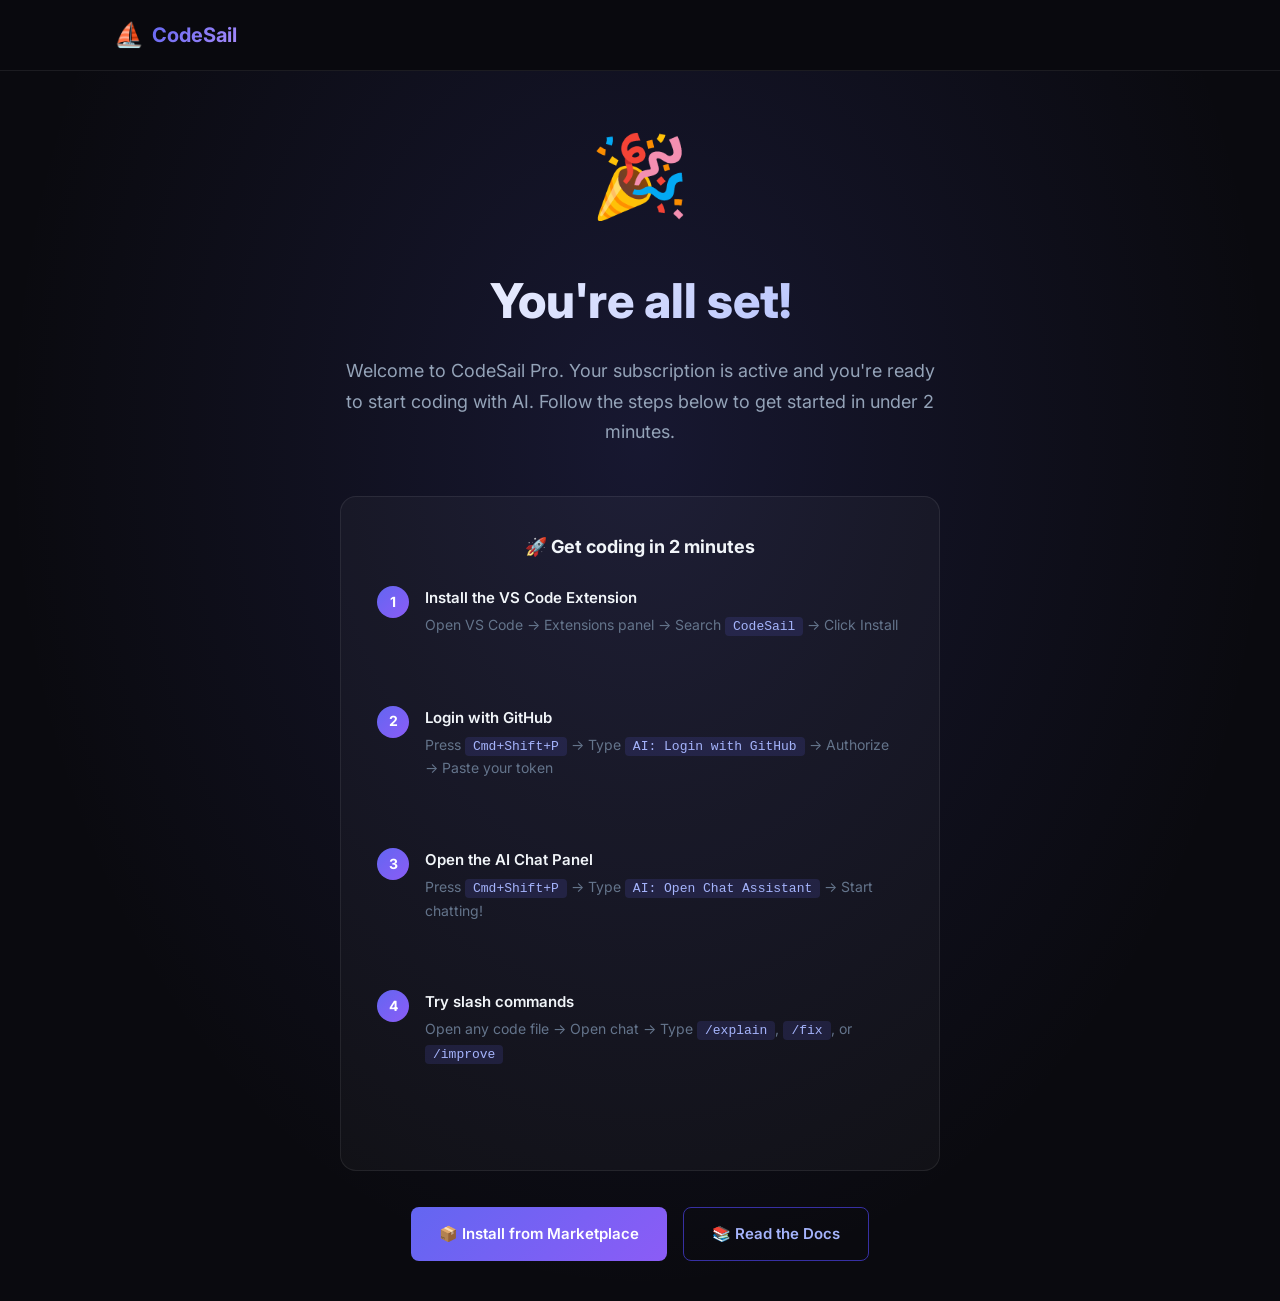
<file: success.html>
<!DOCTYPE html>
<html lang="en">
<head>
    <meta charset="UTF-8">
    <meta name="viewport" content="width=device-width, initial-scale=1.0">
    <title>Welcome to CodeSail! 🎉</title>
    <link rel="stylesheet" href="styles.css">
    <link href="https://fonts.googleapis.com/css2?family=Inter:wght@400;500;600;700;800&display=swap" rel="stylesheet">
    <style>
        .success-page {
            min-height: 100vh;
            display: flex;
            align-items: center;
            justify-content: center;
            text-align: center;
            padding: 40px 24px;
            background: radial-gradient(ellipse at 50% 30%, rgba(99,102,241,0.15) 0%, transparent 70%);
        }
        .success-card {
            max-width: 600px;
            width: 100%;
        }
        .success-emoji {
            font-size: 80px;
            margin-bottom: 24px;
            display: block;
        }
        .success-card h1 {
            font-size: 48px;
            font-weight: 800;
            margin-bottom: 16px;
            background: linear-gradient(135deg, #ffffff, #a5b4fc);
            -webkit-background-clip: text;
            -webkit-text-fill-color: transparent;
        }
        .success-card p {
            color: #94a3b8;
            font-size: 18px;
            margin-bottom: 48px;
            line-height: 1.7;
        }
        .steps-card {
            background: rgba(255,255,255,0.03);
            border: 1px solid rgba(255,255,255,0.08);
            border-radius: 16px;
            padding: 36px;
            margin-bottom: 36px;
            text-align: left;
        }
        .steps-card h3 {
            font-size: 18px;
            font-weight: 700;
            color: #f1f5f9;
            margin-bottom: 24px;
            text-align: center;
        }
        .step {
            display: flex;
            gap: 16px;
            margin-bottom: 20px;
            align-items: flex-start;
        }
        .step-num {
            background: linear-gradient(135deg, #6366f1, #8b5cf6);
            color: white;
            width: 32px;
            height: 32px;
            border-radius: 50%;
            display: flex;
            align-items: center;
            justify-content: center;
            font-size: 14px;
            font-weight: 700;
            flex-shrink: 0;
        }
        .step-content h4 {
            color: #f1f5f9;
            font-size: 15px;
            font-weight: 600;
            margin-bottom: 4px;
        }
        .step-content p { color: #64748b; font-size: 14px; line-height: 1.6; }
        .step-content code {
            background: rgba(99,102,241,0.15);
            color: #a5b4fc;
            padding: 2px 8px;
            border-radius: 4px;
            font-size: 13px;
            font-family: 'Courier New', monospace;
        }
        .action-buttons {
            display: flex;
            gap: 16px;
            justify-content: center;
            flex-wrap: wrap;
        }
        .marketplace-btn {
            display: inline-flex;
            align-items: center;
            gap: 8px;
            background: linear-gradient(135deg, #6366f1, #8b5cf6);
            color: white;
            padding: 14px 28px;
            border-radius: 8px;
            font-weight: 600;
            font-size: 15px;
            transition: all 0.2s;
        }
        .marketplace-btn:hover {
            transform: translateY(-2px);
            box-shadow: 0 8px 25px rgba(99,102,241,0.4);
        }
        .confetti {
            position: fixed;
            top: 0;
            left: 0;
            width: 100%;
            height: 100%;
            pointer-events: none;
            z-index: 999;
        }
    </style>
    <head>
    <meta charset="UTF-8">
    <meta name="viewport" content="width=device-width, initial-scale=1.0">
    <title>CodeSail — AI-Powered Developer Tools</title>
    <meta name="description" content="CodeSail builds AI-powered tools for developers. Start with our VS Code AI coding assistant powered by Claude.">
    <link rel="stylesheet" href="styles.css">
    <link href="https://fonts.googleapis.com/css2?family=Inter:wght@400;500;600;700;800&display=swap" rel="stylesheet">
<!-- Google tag (gtag.js) -->
<script async src="https://www.googletagmanager.com/gtag/js?id=G-RJ8H9819QR"></script>
<script>
  window.dataLayer = window.dataLayer || [];
  function gtag(){dataLayer.push(arguments);}
  gtag('js', new Date());
  gtag('config', 'G-RJ8H9819QR');
</script>
</head>
</head>
<body>

    <nav class="navbar">
        <div class="container">
            <div class="nav-brand">
                <a href="index.html" style="display:flex;align-items:center;gap:8px;">
                    <span class="logo">⛵</span>
                    <span class="brand-name">CodeSail</span>
                </a>
            </div>
        </div>
    </nav>

    <div class="success-page">
        <div class="success-card">
            <span class="success-emoji">🎉</span>
            <h1>You're all set!</h1>
            <p>Welcome to CodeSail Pro. Your subscription is active and you're ready to start coding with AI. Follow the steps below to get started in under 2 minutes.</p>

            <div class="steps-card">
                <h3>🚀 Get coding in 2 minutes</h3>

                <div class="step">
                    <div class="step-num">1</div>
                    <div class="step-content">
                        <h4>Install the VS Code Extension</h4>
                        <p>Open VS Code → Extensions panel → Search <code>CodeSail</code> → Click Install</p>
                    </div>
                </div>

                <div class="step">
                    <div class="step-num">2</div>
                    <div class="step-content">
                        <h4>Login with GitHub</h4>
                        <p>Press <code>Cmd+Shift+P</code> → Type <code>AI: Login with GitHub</code> → Authorize → Paste your token</p>
                    </div>
                </div>

                <div class="step">
                    <div class="step-num">3</div>
                    <div class="step-content">
                        <h4>Open the AI Chat Panel</h4>
                        <p>Press <code>Cmd+Shift+P</code> → Type <code>AI: Open Chat Assistant</code> → Start chatting!</p>
                    </div>
                </div>

                <div class="step">
                    <div class="step-num">4</div>
                    <div class="step-content">
                        <h4>Try slash commands</h4>
                        <p>Open any code file → Open chat → Type <code>/explain</code>, <code>/fix</code>, or <code>/improve</code></p>
                    </div>
                </div>
            </div>

            <div class="action-buttons">
                <a href="https://marketplace.visualstudio.com/items?itemName=sailendrags-a11y.ai-code-assistant" 
                   class="marketplace-btn" target="_blank">
                    📦 Install from Marketplace
                </a>
                <a href="docs.html" class="btn-secondary">
                    📚 Read the Docs
                </a>
            </div>
        </div>
    </div>

    <script>
        // Simple confetti animation
        function createConfetti() {
            const colors = ['#6366f1', '#8b5cf6', '#a78bfa', '#c4b5fd', '#ffffff'];
            for (let i = 0; i < 100; i++) {
                setTimeout(() => {
                    const el = document.createElement('div');
                    el.style.cssText = `
                        position: fixed;
                        width: 8px;
                        height: 8px;
                        background: ${colors[Math.floor(Math.random() * colors.length)]};
                        border-radius: ${Math.random() > 0.5 ? '50%' : '0'};
                        top: -10px;
                        left: ${Math.random() * 100}vw;
                        opacity: 1;
                        z-index: 999;
                        pointer-events: none;
                        transition: all ${2 + Math.random() * 2}s ease-out;
                    `;
                    document.body.appendChild(el);
                    setTimeout(() => {
                        el.style.top = '110vh';
                        el.style.transform = `rotate(${Math.random() * 720}deg) translateX(${(Math.random() - 0.5) * 200}px)`;
                        el.style.opacity = '0';
                    }, 50);
                    setTimeout(() => el.remove(), 4000);
                }, i * 30);
            }
        }

        // Run confetti on load
        createConfetti();
    </script>

</body>
</html>
</file>
<file: styles.css>
/* ── Reset & Base ─────────────────────────────────────────────────────────── */
* { margin: 0; padding: 0; box-sizing: border-box; }

body {
    font-family: 'Inter', sans-serif;
    background: #0a0a0f;
    color: #e2e8f0;
    line-height: 1.6;
}

.container {
    max-width: 1100px;
    margin: 0 auto;
    padding: 0 24px;
}

a { text-decoration: none; color: inherit; }

/* ── Buttons ──────────────────────────────────────────────────────────────── */
.btn-primary {
    display: inline-block;
    background: linear-gradient(135deg, #6366f1, #8b5cf6);
    color: white;
    padding: 14px 28px;
    border-radius: 8px;
    font-weight: 600;
    font-size: 15px;
    transition: all 0.2s;
    border: none;
    cursor: pointer;
    text-align: center;
}
.btn-primary:hover {
    transform: translateY(-2px);
    box-shadow: 0 8px 25px rgba(99, 102, 241, 0.4);
}

.btn-secondary {
    display: inline-block;
    background: transparent;
    color: #a5b4fc;
    padding: 14px 28px;
    border-radius: 8px;
    font-weight: 600;
    font-size: 15px;
    border: 1px solid #3730a3;
    transition: all 0.2s;
    cursor: pointer;
    text-align: center;
}
.btn-secondary:hover {
    background: rgba(99, 102, 241, 0.1);
    border-color: #6366f1;
}

.btn-secondary-light {
    display: inline-block;
    background: transparent;
    color: white;
    padding: 14px 28px;
    border-radius: 8px;
    font-weight: 600;
    font-size: 15px;
    border: 1px solid rgba(255,255,255,0.3);
    transition: all 0.2s;
    text-align: center;
}
.btn-secondary-light:hover { background: rgba(255,255,255,0.1); }

.btn-nav {
    background: linear-gradient(135deg, #6366f1, #8b5cf6);
    color: white !important;
    padding: 8px 20px;
    border-radius: 6px;
    font-weight: 600;
    font-size: 14px;
    transition: all 0.2s;
}
.btn-nav:hover { opacity: 0.9; }

/* ── Navbar ───────────────────────────────────────────────────────────────── */
.navbar {
    position: sticky;
    top: 0;
    z-index: 100;
    background: rgba(10, 10, 15, 0.95);
    backdrop-filter: blur(12px);
    border-bottom: 1px solid rgba(255,255,255,0.08);
    padding: 16px 0;
}

.navbar .container {
    display: flex;
    justify-content: space-between;
    align-items: center;
}

.nav-brand {
    display: flex;
    align-items: center;
    gap: 8px;
}

.logo { font-size: 24px; }

.brand-name {
    font-size: 20px;
    font-weight: 700;
    background: linear-gradient(135deg, #6366f1, #a78bfa);
    -webkit-background-clip: text;
    -webkit-text-fill-color: transparent;
}

.nav-links {
    display: flex;
    align-items: center;
    gap: 28px;
}

.nav-links a {
    color: #94a3b8;
    font-size: 14px;
    font-weight: 500;
    transition: color 0.2s;
}
.nav-links a:hover { color: #e2e8f0; }

/* Hamburger menu button */
.nav-toggle {
    display: none;
    flex-direction: column;
    gap: 5px;
    cursor: pointer;
    padding: 4px;
    background: none;
    border: none;
}
.nav-toggle span {
    display: block;
    width: 24px;
    height: 2px;
    background: #e2e8f0;
    border-radius: 2px;
    transition: all 0.3s;
}

/* Mobile menu open state */
.nav-toggle.open span:nth-child(1) {
    transform: translateY(7px) rotate(45deg);
}
.nav-toggle.open span:nth-child(2) {
    opacity: 0;
}
.nav-toggle.open span:nth-child(3) {
    transform: translateY(-7px) rotate(-45deg);
}

/* ── Hero ─────────────────────────────────────────────────────────────────── */
.hero {
    padding: 100px 0 80px;
    text-align: center;
    background: radial-gradient(ellipse at 50% 0%, rgba(99, 102, 241, 0.15) 0%, transparent 70%);
}

.hero-badge {
    display: inline-block;
    background: rgba(99, 102, 241, 0.15);
    border: 1px solid rgba(99, 102, 241, 0.3);
    color: #a5b4fc;
    padding: 6px 16px;
    border-radius: 100px;
    font-size: 13px;
    font-weight: 600;
    margin-bottom: 24px;
}

.hero-title {
    font-size: 64px;
    font-weight: 800;
    line-height: 1.1;
    margin-bottom: 24px;
    background: linear-gradient(135deg, #ffffff 0%, #a5b4fc 100%);
    -webkit-background-clip: text;
    -webkit-text-fill-color: transparent;
}

.hero-subtitle {
    font-size: 18px;
    color: #94a3b8;
    max-width: 560px;
    margin: 0 auto 40px;
    line-height: 1.7;
}

.hero-actions {
    display: flex;
    gap: 16px;
    justify-content: center;
    margin-bottom: 60px;
    flex-wrap: wrap;
}

.hero-stats {
    display: flex;
    gap: 48px;
    justify-content: center;
    padding-top: 40px;
    border-top: 1px solid rgba(255,255,255,0.08);
    flex-wrap: wrap;
}

.stat { text-align: center; }

.stat-number {
    display: block;
    font-size: 24px;
    font-weight: 700;
    color: #a5b4fc;
}

.stat-label {
    font-size: 13px;
    color: #64748b;
}

/* ── Section Headers ──────────────────────────────────────────────────────── */
.section-header {
    text-align: center;
    margin-bottom: 56px;
}

.section-header h2 {
    font-size: 40px;
    font-weight: 700;
    margin-bottom: 12px;
    background: linear-gradient(135deg, #ffffff, #a5b4fc);
    -webkit-background-clip: text;
    -webkit-text-fill-color: transparent;
}

.section-header p {
    color: #64748b;
    font-size: 17px;
}

/* ── Products ─────────────────────────────────────────────────────────────── */
.products { padding: 80px 0; }

.products-grid {
    display: grid;
    grid-template-columns: 1fr;
    gap: 24px;
    max-width: 600px;
    margin: 0 auto;
}

.product-card {
    background: rgba(255,255,255,0.03);
    border: 1px solid rgba(255,255,255,0.08);
    border-radius: 16px;
    padding: 36px;
    position: relative;
    transition: all 0.3s;
}

.product-card:hover {
    border-color: rgba(99, 102, 241, 0.3);
    background: rgba(99, 102, 241, 0.05);
    transform: translateY(-4px);
}

.product-card.featured {
    border-color: rgba(99, 102, 241, 0.4);
    background: rgba(99, 102, 241, 0.06);
}

.product-badge {
    display: inline-block;
    background: rgba(34, 197, 94, 0.15);
    color: #86efac;
    border: 1px solid rgba(34, 197, 94, 0.3);
    padding: 4px 12px;
    border-radius: 100px;
    font-size: 12px;
    font-weight: 600;
    margin-bottom: 20px;
}

.product-badge.soon {
    background: rgba(251, 191, 36, 0.15);
    color: #fde68a;
    border-color: rgba(251, 191, 36, 0.3);
}

.product-icon { font-size: 40px; margin-bottom: 16px; }

.product-card h3 {
    font-size: 24px;
    font-weight: 700;
    margin-bottom: 12px;
    color: #f1f5f9;
}

.product-card p {
    color: #94a3b8;
    margin-bottom: 24px;
    line-height: 1.7;
}

.product-features {
    list-style: none;
    margin-bottom: 32px;
}

.product-features li {
    color: #94a3b8;
    font-size: 14px;
    padding: 6px 0;
    border-bottom: 1px solid rgba(255,255,255,0.05);
}

/* ── Features ─────────────────────────────────────────────────────────────── */
.features {
    padding: 80px 0;
    background: rgba(255,255,255,0.01);
    border-top: 1px solid rgba(255,255,255,0.06);
    border-bottom: 1px solid rgba(255,255,255,0.06);
}

.features-grid {
    display: grid;
    grid-template-columns: repeat(3, 1fr);
    gap: 24px;
}

.feature-card {
    background: rgba(255,255,255,0.02);
    border: 1px solid rgba(255,255,255,0.06);
    border-radius: 12px;
    padding: 28px;
    transition: all 0.2s;
}

.feature-card:hover {
    border-color: rgba(99, 102, 241, 0.2);
    background: rgba(99, 102, 241, 0.04);
}

.feature-icon { font-size: 32px; margin-bottom: 16px; }

.feature-card h4 {
    font-size: 16px;
    font-weight: 600;
    margin-bottom: 8px;
    color: #f1f5f9;
}

.feature-card p {
    color: #64748b;
    font-size: 14px;
    line-height: 1.6;
}

/* ── Pricing Preview ──────────────────────────────────────────────────────── */
.pricing-preview { padding: 80px 0; }

.pricing-grid {
    display: grid;
    grid-template-columns: 1fr 1fr;
    gap: 24px;
    max-width: 800px;
    margin: 0 auto;
}

.pricing-card {
    background: rgba(255,255,255,0.03);
    border: 1px solid rgba(255,255,255,0.08);
    border-radius: 16px;
    padding: 36px;
    position: relative;
}

.pricing-card.featured {
    border-color: rgba(99, 102, 241, 0.5);
    background: rgba(99, 102, 241, 0.07);
}

.popular-badge {
    position: absolute;
    top: -12px;
    left: 50%;
    transform: translateX(-50%);
    background: linear-gradient(135deg, #6366f1, #8b5cf6);
    color: white;
    padding: 4px 16px;
    border-radius: 100px;
    font-size: 12px;
    font-weight: 600;
    white-space: nowrap;
}

.pricing-card h3 {
    font-size: 20px;
    font-weight: 700;
    margin-bottom: 16px;
    color: #f1f5f9;
}

.price {
    font-size: 48px;
    font-weight: 800;
    color: #a5b4fc;
    margin-bottom: 24px;
}

.price span {
    font-size: 18px;
    font-weight: 400;
    color: #64748b;
}

.pricing-card ul {
    list-style: none;
    margin-bottom: 32px;
}

.pricing-card li {
    color: #94a3b8;
    font-size: 14px;
    padding: 8px 0;
    border-bottom: 1px solid rgba(255,255,255,0.05);
}

/* ── CTA ──────────────────────────────────────────────────────────────────── */
.cta {
    padding: 80px 0;
    text-align: center;
    background: radial-gradient(ellipse at 50% 50%, rgba(99, 102, 241, 0.12) 0%, transparent 70%);
}

.cta h2 {
    font-size: 40px;
    font-weight: 700;
    margin-bottom: 16px;
    color: #f1f5f9;
}

.cta p {
    color: #64748b;
    font-size: 17px;
    margin-bottom: 40px;
}

.cta-actions {
    display: flex;
    gap: 16px;
    justify-content: center;
    flex-wrap: wrap;
}

/* ── Footer ───────────────────────────────────────────────────────────────── */
.footer {
    padding: 60px 0 32px;
    border-top: 1px solid rgba(255,255,255,0.08);
}

.footer-grid {
    display: grid;
    grid-template-columns: 2fr 1fr 1fr 1fr;
    gap: 48px;
    margin-bottom: 48px;
}

.footer-brand p {
    color: #64748b;
    font-size: 14px;
    margin-top: 12px;
    max-width: 240px;
}

.footer-links h4 {
    font-size: 14px;
    font-weight: 600;
    color: #f1f5f9;
    margin-bottom: 16px;
}

.footer-links {
    display: flex;
    flex-direction: column;
    gap: 10px;
}

.footer-links a {
    color: #64748b;
    font-size: 14px;
    transition: color 0.2s;
}

.footer-links a:hover { color: #a5b4fc; }

.footer-bottom {
    display: flex;
    justify-content: space-between;
    padding-top: 32px;
    border-top: 1px solid rgba(255,255,255,0.06);
    color: #475569;
    font-size: 13px;
    flex-wrap: wrap;
    gap: 8px;
}

/* ══════════════════════════════════════════════════════════════════════════
   RESPONSIVE DESIGN — Tablet (max 768px) and Mobile (max 480px)
   ══════════════════════════════════════════════════════════════════════════ */

/* ── Tablet (768px and below) ─────────────────────────────────────────────── */
@media (max-width: 768px) {

    /* Navbar — show hamburger, hide links */
    .nav-toggle { display: flex; }

    .nav-links {
        display: none;
        position: absolute;
        top: 100%;
        left: 0;
        right: 0;
        background: rgba(10, 10, 15, 0.98);
        border-bottom: 1px solid rgba(255,255,255,0.08);
        flex-direction: column;
        padding: 24px;
        gap: 20px;
        backdrop-filter: blur(12px);
    }

    .nav-links.open { display: flex; }

    .nav-links a {
        font-size: 16px;
        padding: 8px 0;
        border-bottom: 1px solid rgba(255,255,255,0.06);
        width: 100%;
    }

    .nav-links a:last-child { border-bottom: none; }

    .btn-nav {
        width: 100%;
        text-align: center;
        padding: 12px 20px;
    }

    /* Hero */
    .hero { padding: 60px 0 48px; }

    .hero-title { font-size: 40px; }

    .hero-subtitle { font-size: 16px; }

    .hero-actions {
        flex-direction: column;
        align-items: center;
        gap: 12px;
    }

    .hero-actions a {
        width: 100%;
        max-width: 320px;
    }

    .hero-stats { gap: 24px; }

    /* Section headers */
    .section-header h2 { font-size: 30px; }
    .section-header p { font-size: 15px; }

    /* Features — 2 columns on tablet */
    .features-grid {
        grid-template-columns: repeat(2, 1fr);
    }

    /* Pricing grid — stack to 1 column */
    .pricing-grid {
        grid-template-columns: 1fr;
        max-width: 420px;
    }

    /* Pricing card spacing for popular badge */
    .pricing-card.featured { margin-top: 16px; }

    /* CTA */
    .cta h2 { font-size: 30px; }

    .cta-actions {
        flex-direction: column;
        align-items: center;
    }

    .cta-actions a {
        width: 100%;
        max-width: 320px;
    }

    /* Footer — 2 columns */
    .footer-grid {
        grid-template-columns: 1fr 1fr;
        gap: 32px;
    }

    .footer-brand {
        grid-column: 1 / -1;
    }

    .footer-bottom {
        flex-direction: column;
        text-align: center;
        gap: 8px;
    }
}

/* ── Mobile (480px and below) ─────────────────────────────────────────────── */
@media (max-width: 480px) {

    .container { padding: 0 16px; }

    /* Hero */
    .hero { padding: 48px 0 40px; }

    .hero-title { font-size: 32px; }

    .hero-subtitle { font-size: 15px; }

    .hero-stats {
        gap: 16px;
        flex-direction: row;
        justify-content: space-around;
    }

    .stat-number { font-size: 18px; }

    /* Section headers */
    .section-header { margin-bottom: 36px; }
    .section-header h2 { font-size: 26px; }

    /* Features — 1 column on mobile */
    .features-grid { grid-template-columns: 1fr; }

    .features { padding: 48px 0; }

    /* Products */
    .products { padding: 48px 0; }
    .product-card { padding: 24px; }

    /* Pricing */
    .pricing-preview { padding: 48px 0; }
    .pricing-card { padding: 24px; }
    .price { font-size: 40px; }

    /* CTA */
    .cta { padding: 48px 0; }
    .cta h2 { font-size: 26px; }

    /* Footer */
    .footer-grid {
        grid-template-columns: 1fr;
        gap: 24px;
    }

    .footer { padding: 40px 0 24px; }
}
</file>
